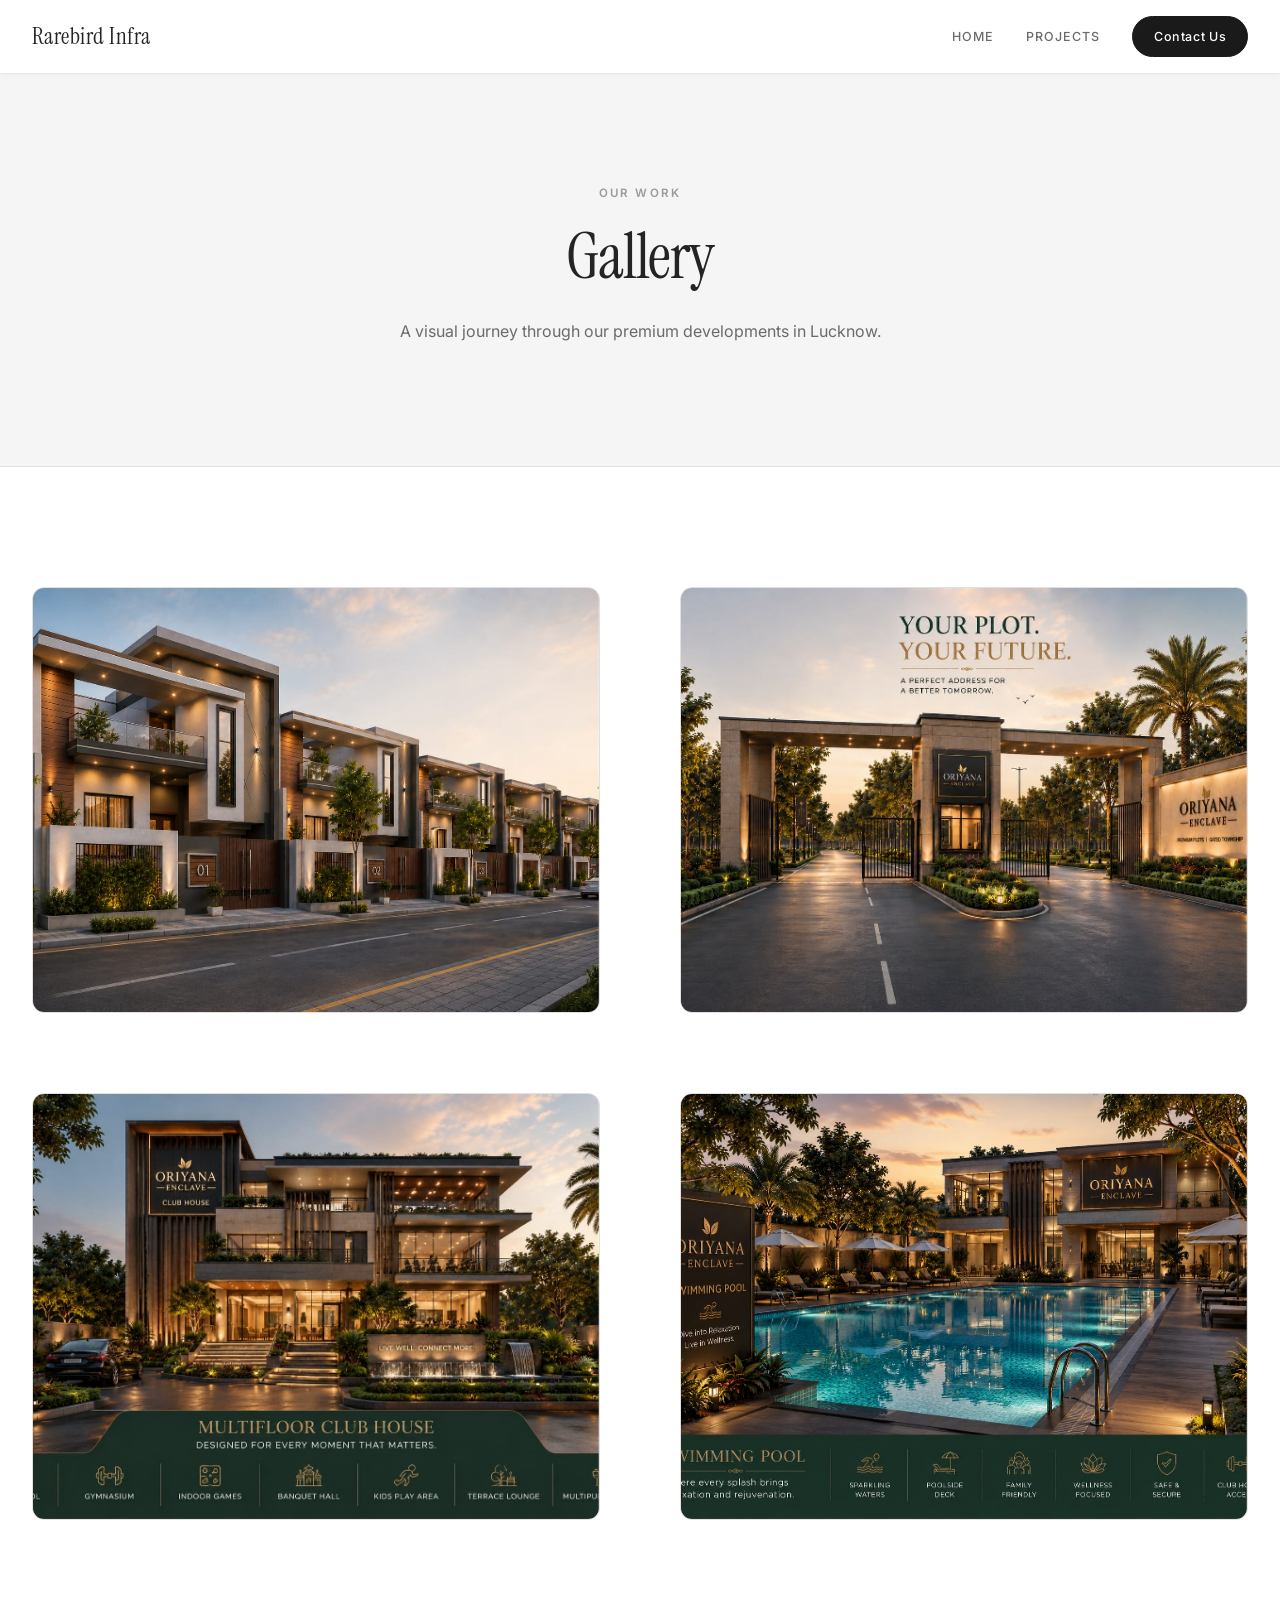
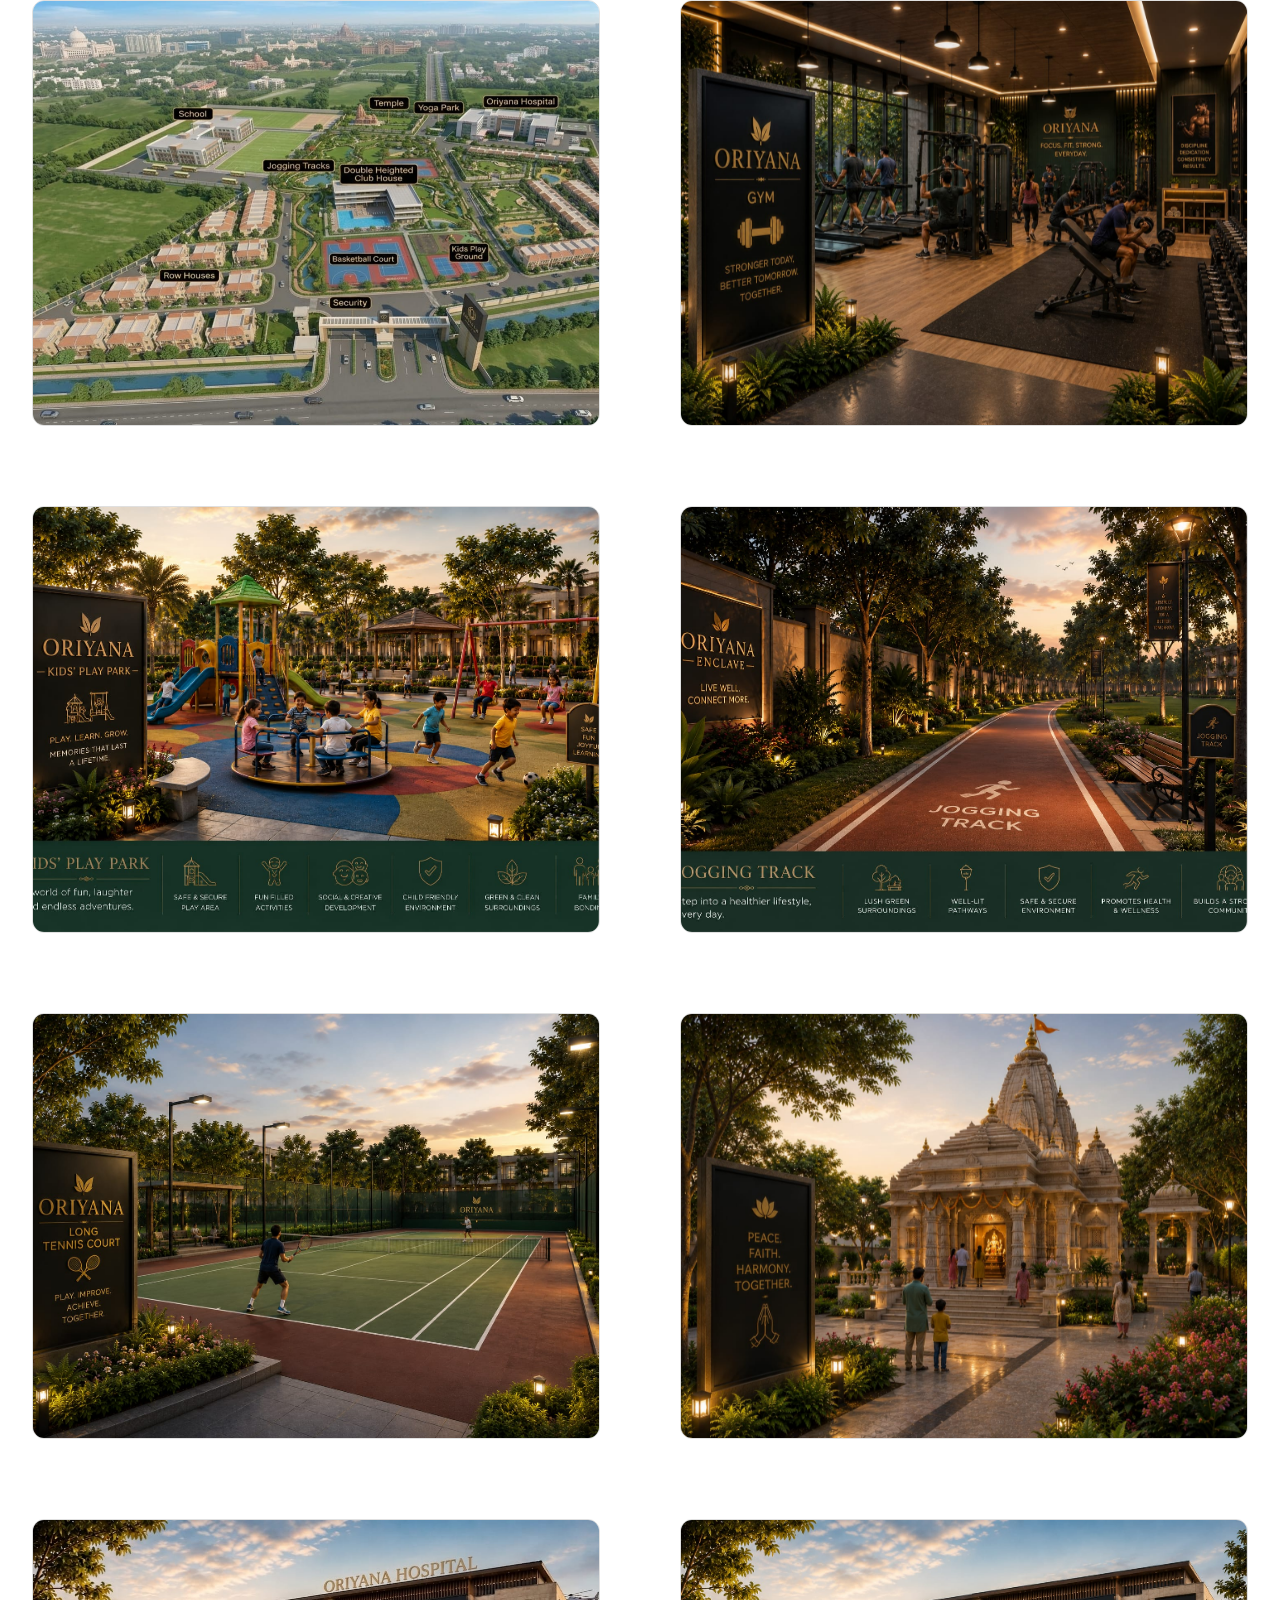
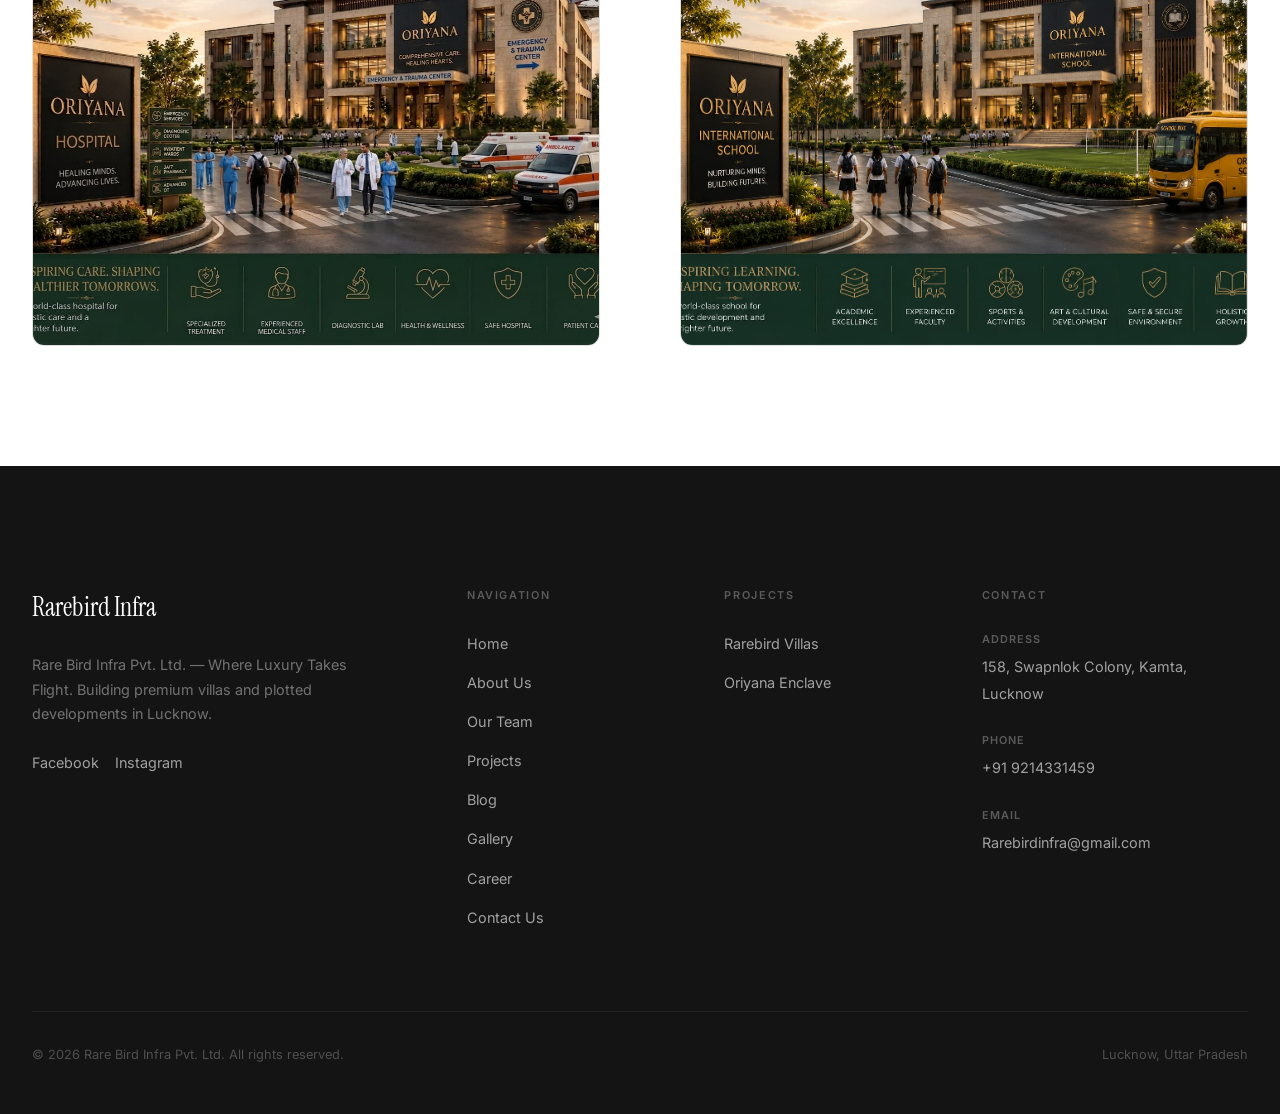
<file: gallery.html>
<!DOCTYPE html>
<html lang="en">
<head>
  <meta charset="UTF-8" />
  <meta name="viewport" content="width=device-width, initial-scale=1.0" />
  <title>Gallery — Rare Bird Infra Pvt. Ltd.</title>
  <meta name="description" content="Explore the gallery of Rare Bird Infra Pvt. Ltd. — premium villa and plotted development projects across Lucknow." />
  <link rel="stylesheet" href="css/styles.css" />
</head>
<body>

  <!-- ===== NAVBAR ===== -->
  <nav class="navbar navbar--solid" id="navbar" aria-label="Main navigation">
    <a href="index.html" class="navbar__logo">Rarebird Infra</a>
    <div class="navbar__links">
      <a href="index.html" class="navbar__link">Home</a>
      <a href="index.html#projects" class="navbar__link">Projects</a>
      <a href="index.html#contact" class="navbar__cta">Contact Us</a>
    </div>
    <button class="navbar__hamburger" id="hamburger" aria-label="Open menu">
      <span></span><span></span><span></span>
    </button>
  </nav>

  <!-- Mobile Nav -->
  <div class="mobile-nav" id="mobile-nav" role="dialog" aria-label="Mobile navigation">
    <button class="mobile-nav__close" id="mobile-close" aria-label="Close menu">✕</button>
    <a href="index.html" class="mobile-nav__link">Home</a>
    <a href="index.html#projects" class="mobile-nav__link">Projects</a>
    <a href="index.html#contact" class="mobile-nav__link">Contact Us</a>
  </div>

  <main>

    <!-- ===== PAGE HEADER ===== -->
    <div class="page-header">
      <span class="page-header__label">Our Work</span>
      <h1 class="page-header__title">Gallery</h1>
      <p class="page-header__desc">A visual journey through our premium developments in Lucknow.</p>
    </div>

    <!-- ===== GALLERY GRID ===== -->
    <section class="section section--white" aria-label="Gallery images">
      <div class="container">
        <div class="gallery-page__grid">
          <div class="gallery-page__item fade-in">
            <img src="./assets/images/Rarebird Villas/main.jpg" alt="Rarebird Villas Exterior" loading="lazy" />
          </div>
          <div class="gallery-page__item fade-in delay-1">
            <img src="./assets/images/Oriyana Enclave/Main.jpg" alt="Oriyana Enclave Gated Township" loading="lazy" />
          </div>
          <div class="gallery-page__item fade-in delay-2">
            <img src="./assets/images/Oriyana Enclave/ClubHouse.jpg" alt="Oriyana Enclave Clubhouse" loading="lazy" />
          </div>
          <div class="gallery-page__item fade-in">
            <img src="./assets/images/Oriyana Enclave/SwimmingPool.jpg" alt="Oriyana Enclave Swimming Pool" loading="lazy" />
          </div>
          <div class="gallery-page__item fade-in delay-1">
            <img src="./assets/images/Oriyana Enclave/Layout1.jpg" alt="Oriyana Enclave Layout Plan" loading="lazy" />
          </div>
          <div class="gallery-page__item fade-in delay-2">
            <img src="./assets/images/Oriyana Enclave/Gym.jpg" alt="Oriyana Enclave Gymnasium" loading="lazy" />
          </div>
          <div class="gallery-page__item fade-in">
            <img src="./assets/images/Oriyana Enclave/KidsPark.jpg" alt="Oriyana Enclave Kids Park" loading="lazy" />
          </div>
          <div class="gallery-page__item fade-in delay-1">
            <img src="./assets/images/Oriyana Enclave/JoggingTrack.jpg" alt="Oriyana Enclave Jogging Track" loading="lazy" />
          </div>
          <div class="gallery-page__item fade-in delay-2">
            <img src="./assets/images/Oriyana Enclave/TennisCourt.jpg" alt="Oriyana Enclave Tennis Court" loading="lazy" />
          </div>
          <div class="gallery-page__item fade-in">
            <img src="./assets/images/Oriyana Enclave/Temple.jpg" alt="Oriyana Enclave Temple" loading="lazy" />
          </div>
          <div class="gallery-page__item fade-in delay-1">
            <img src="./assets/images/Oriyana Enclave/Hospital.jpg" alt="Oriyana Enclave Nearby Hospital" loading="lazy" />
          </div>
          <div class="gallery-page__item fade-in delay-2">
            <img src="./assets/images/Oriyana Enclave/School.jpg" alt="Oriyana Enclave Nearby School" loading="lazy" />
          </div>
        </div>
      </div>
    </section>

  </main>

  <!-- ===== FOOTER ===== -->
  <footer class="footer" aria-label="Site footer">
    <div class="container">
      <div class="footer__grid">
        <div>
          <span class="footer__logo">Rarebird Infra</span>
          <p class="footer__tagline">Rare Bird Infra Pvt. Ltd. — Where Luxury Takes Flight. Building premium villas and plotted developments in Lucknow.</p>
          <div class="footer__socials" style="margin-top: 1.5rem; display: flex; gap: 1rem;">
            <a href="https://www.facebook.com/profile.php?id=61589651843627" target="_blank" class="footer__link">Facebook</a>
            <a href="https://www.instagram.com/rarebirdinfra01/" target="_blank" class="footer__link">Instagram</a>
          </div>
        </div>
        <div>
          <p class="footer__col-heading">Navigation</p>
          <ul class="footer__links">
            <li><a href="index.html" class="footer__link">Home</a></li>
            <li><a href="index.html#about" class="footer__link">About Us</a></li>
            <li><a href="index.html#our-team" class="footer__link">Our Team</a></li>
            <li><a href="index.html#projects" class="footer__link">Projects</a></li>
            <li><a href="blog.html" class="footer__link">Blog</a></li>
            <li><a href="gallery.html" class="footer__link">Gallery</a></li>
            <li><a href="index.html#career" class="footer__link">Career</a></li>
            <li><a href="index.html#contact" class="footer__link">Contact Us</a></li>
          </ul>
        </div>
        <div>
          <p class="footer__col-heading">Projects</p>
          <ul class="footer__links">
            <li><a href="project-rarebird-villas.html" class="footer__link">Rarebird Villas</a></li>
            <li><a href="project-oriyana-enclave.html" class="footer__link">Oriyana Enclave</a></li>
          </ul>
        </div>
        <div>
          <p class="footer__col-heading">Contact</p>
          <div class="footer__contact-item">
            <span class="footer__contact-label">Address</span>
            <span class="footer__contact-value">158, Swapnlok Colony, Kamta, Lucknow</span>
          </div>
          <div class="footer__contact-item">
            <span class="footer__contact-label">Phone</span>
            <span class="footer__contact-value">+91 9214331459</span>
          </div>
          <div class="footer__contact-item">
            <span class="footer__contact-label">Email</span>
            <span class="footer__contact-value">Rarebirdinfra@gmail.com</span>
          </div>
        </div>
      </div>
      <div class="footer__bottom">
        <span class="footer__copyright">© 2026 Rare Bird Infra Pvt. Ltd. All rights reserved.</span>
        <span class="footer__copyright">Lucknow, Uttar Pradesh</span>
      </div>
    </div>
  </footer>

  <script src="js/main.js" defer></script>
</body>
</html>
</file>
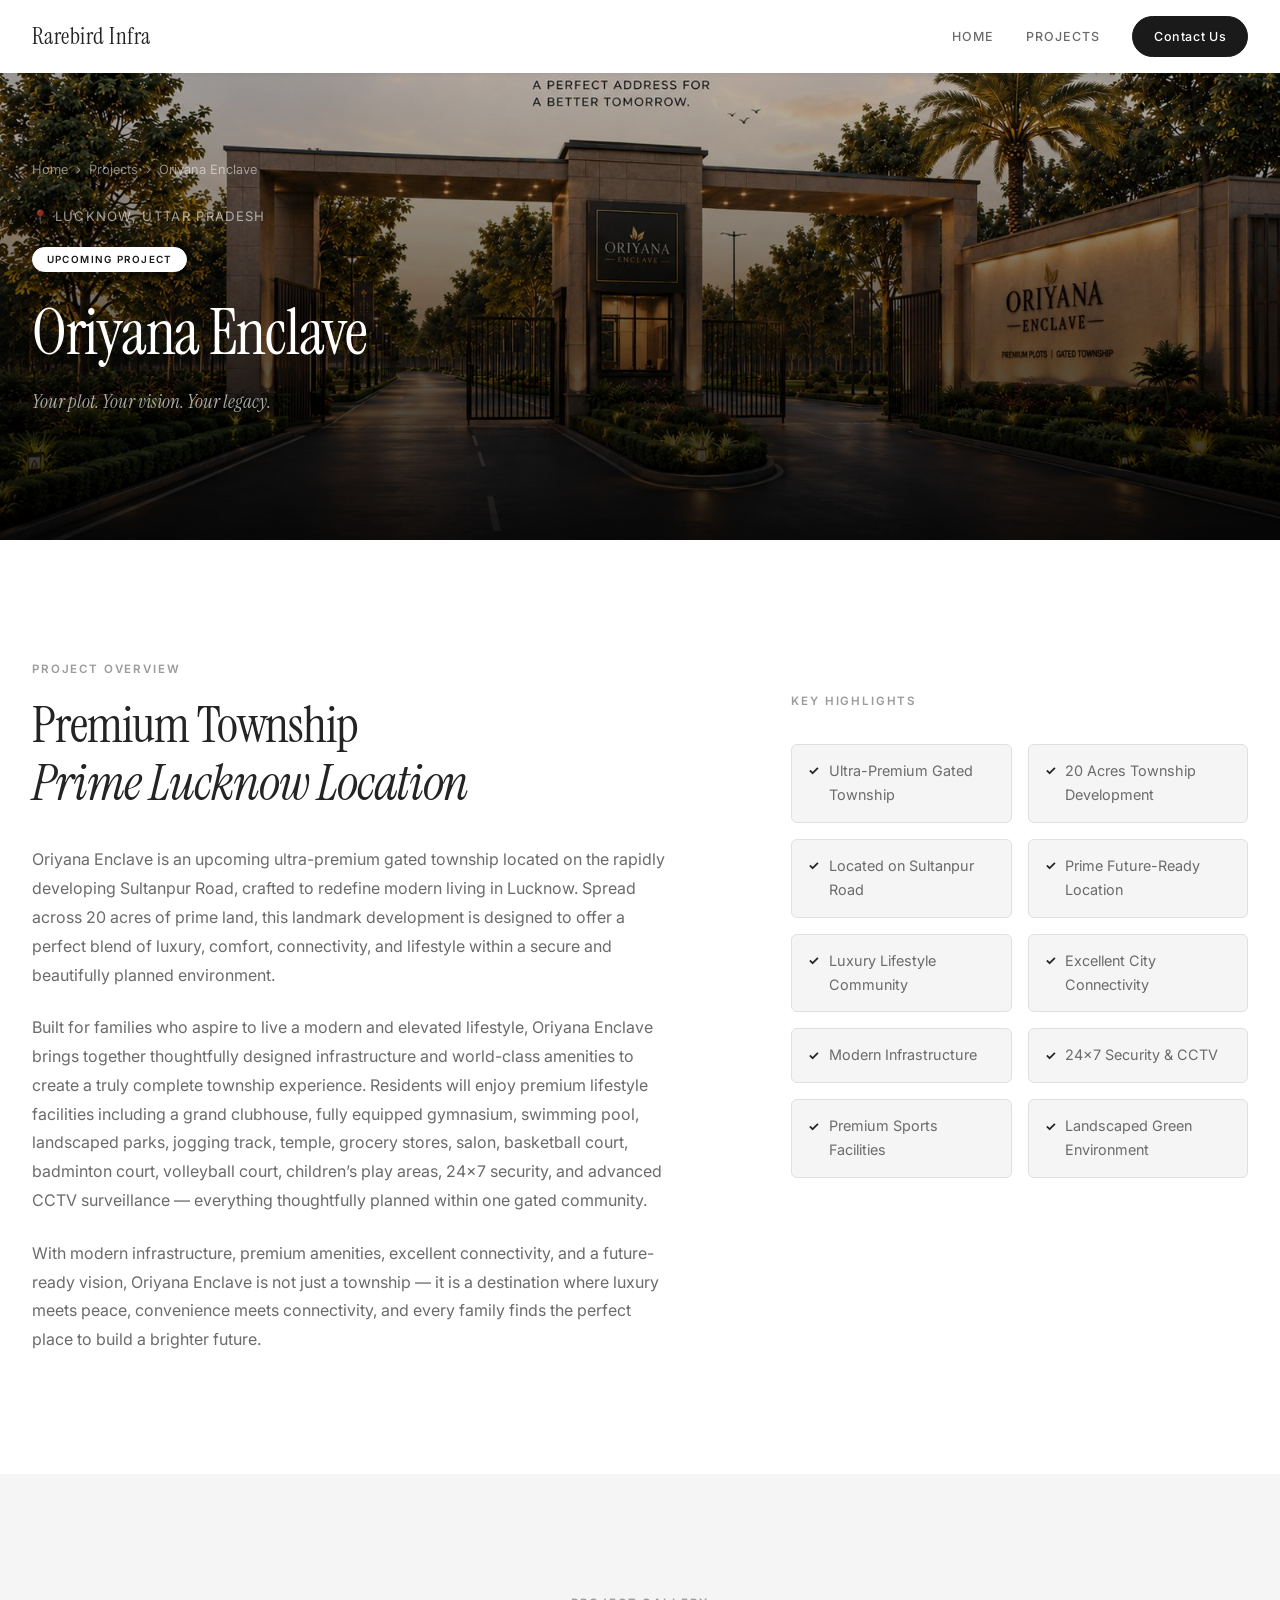
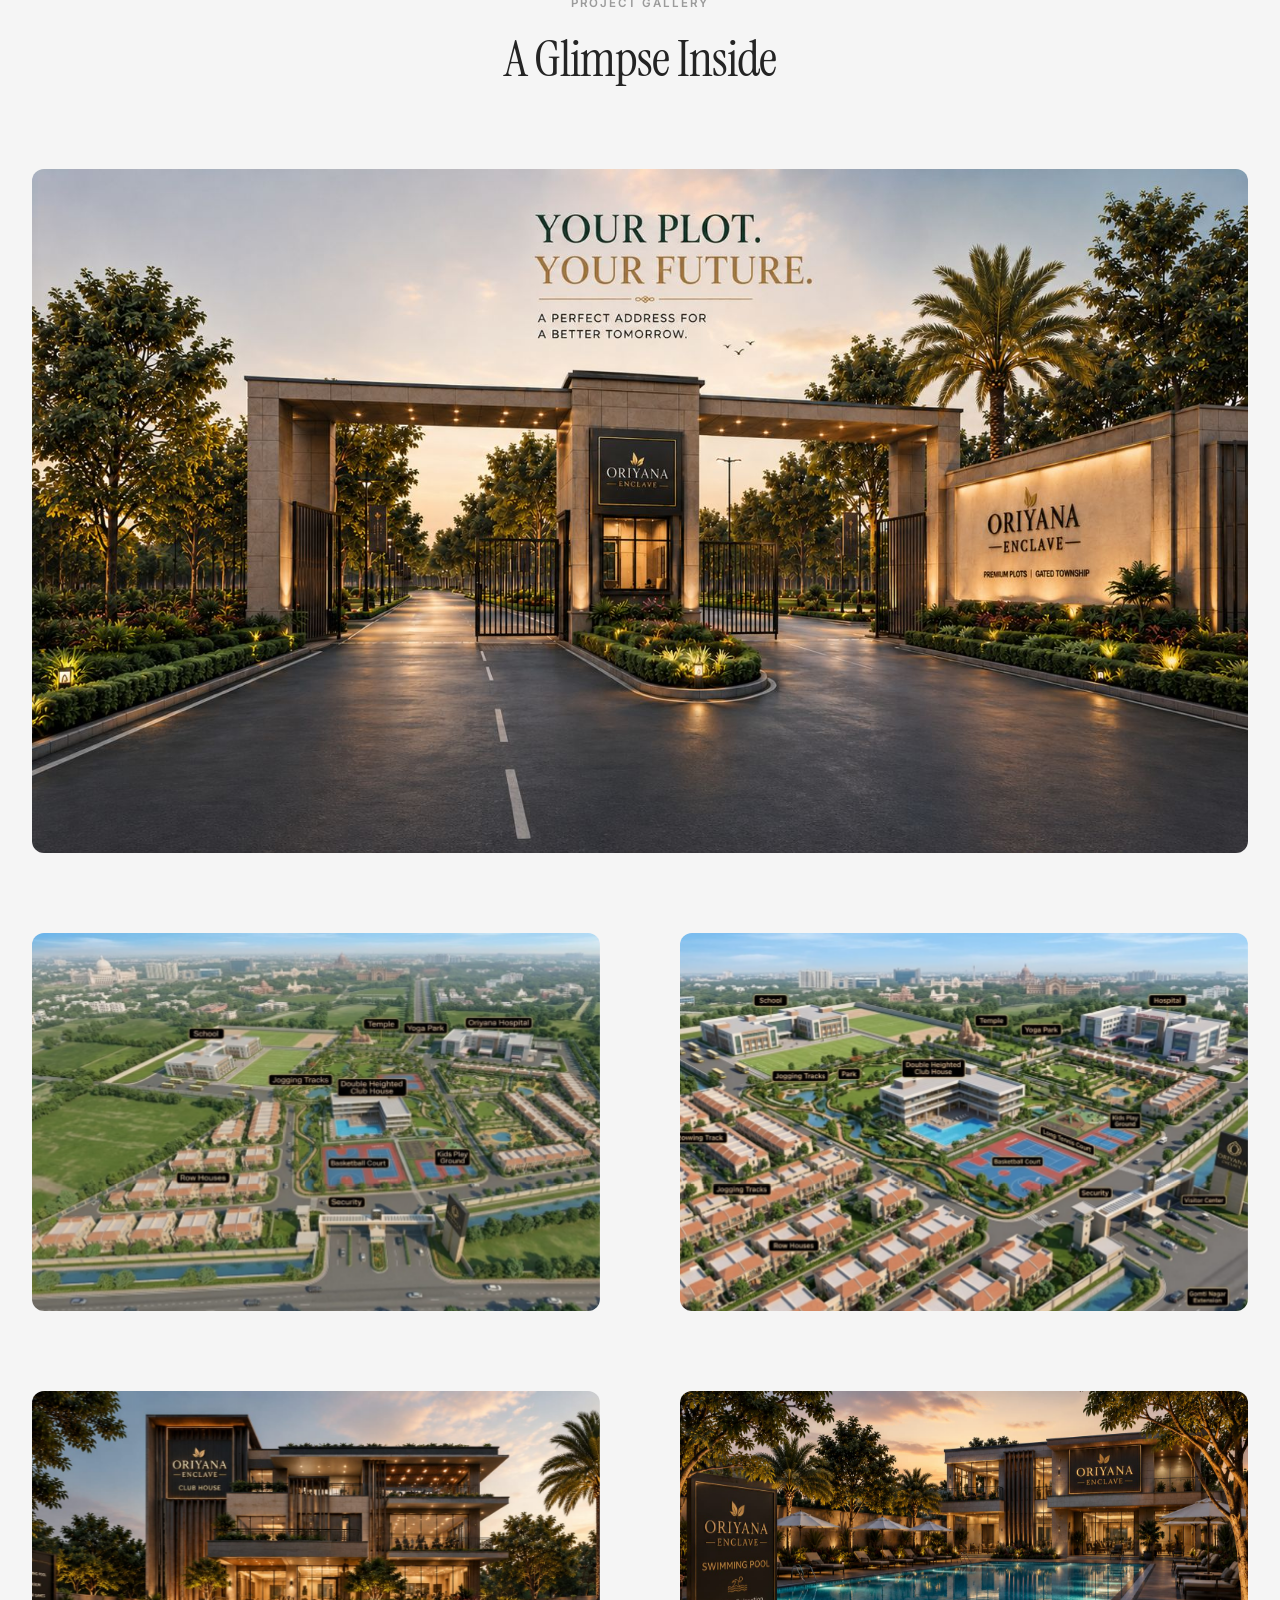
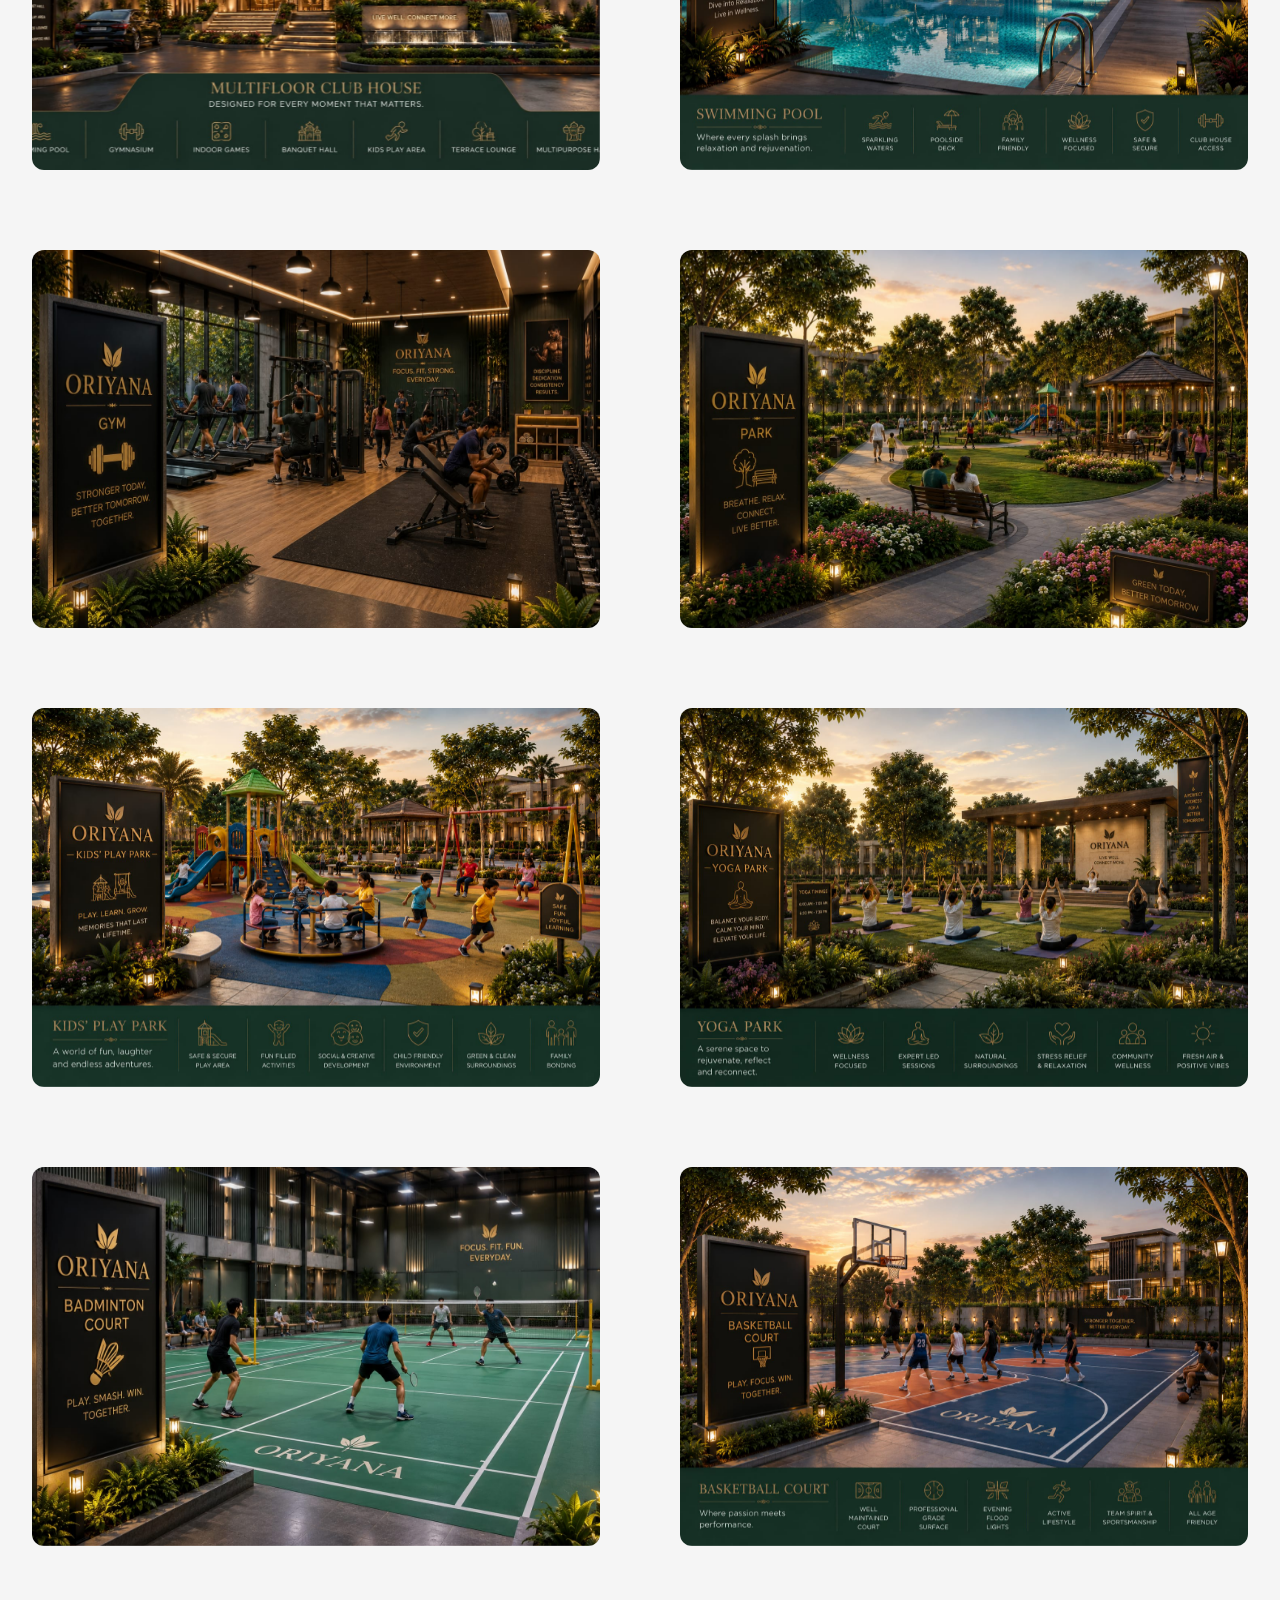
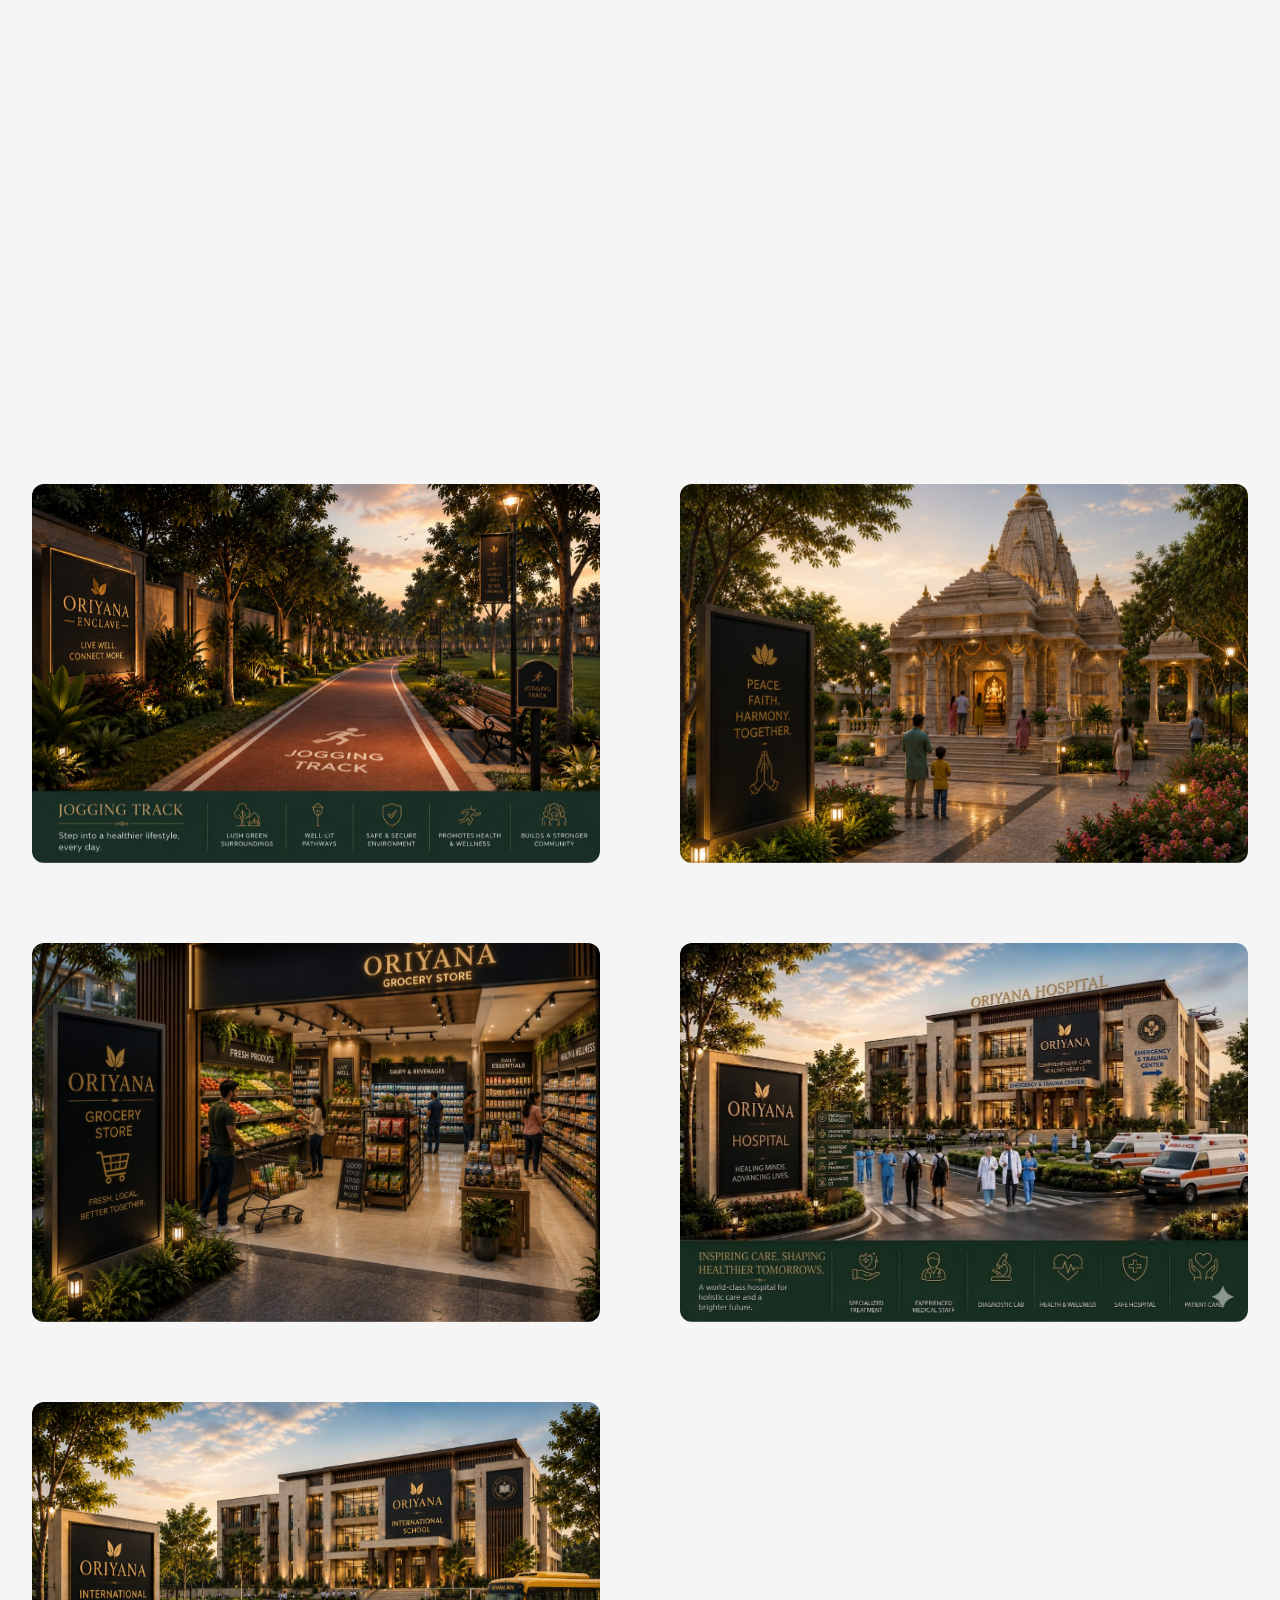
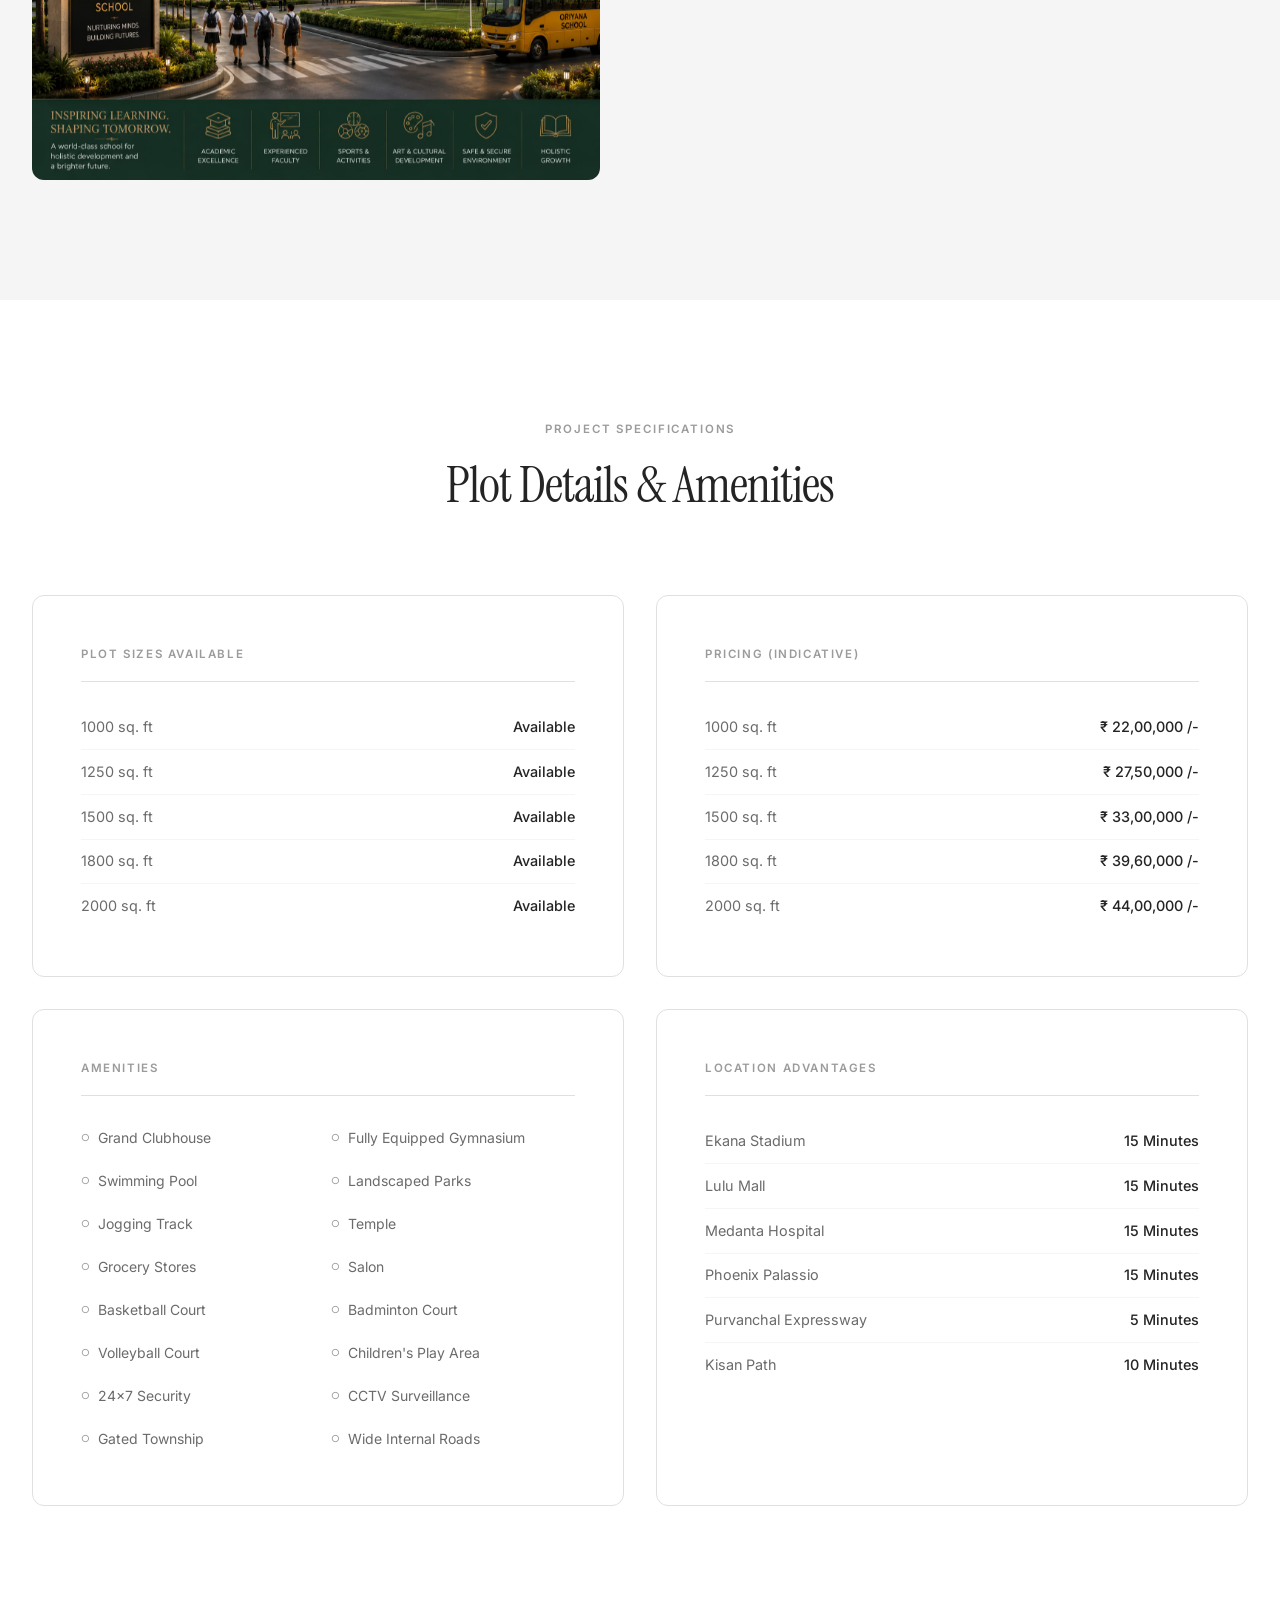
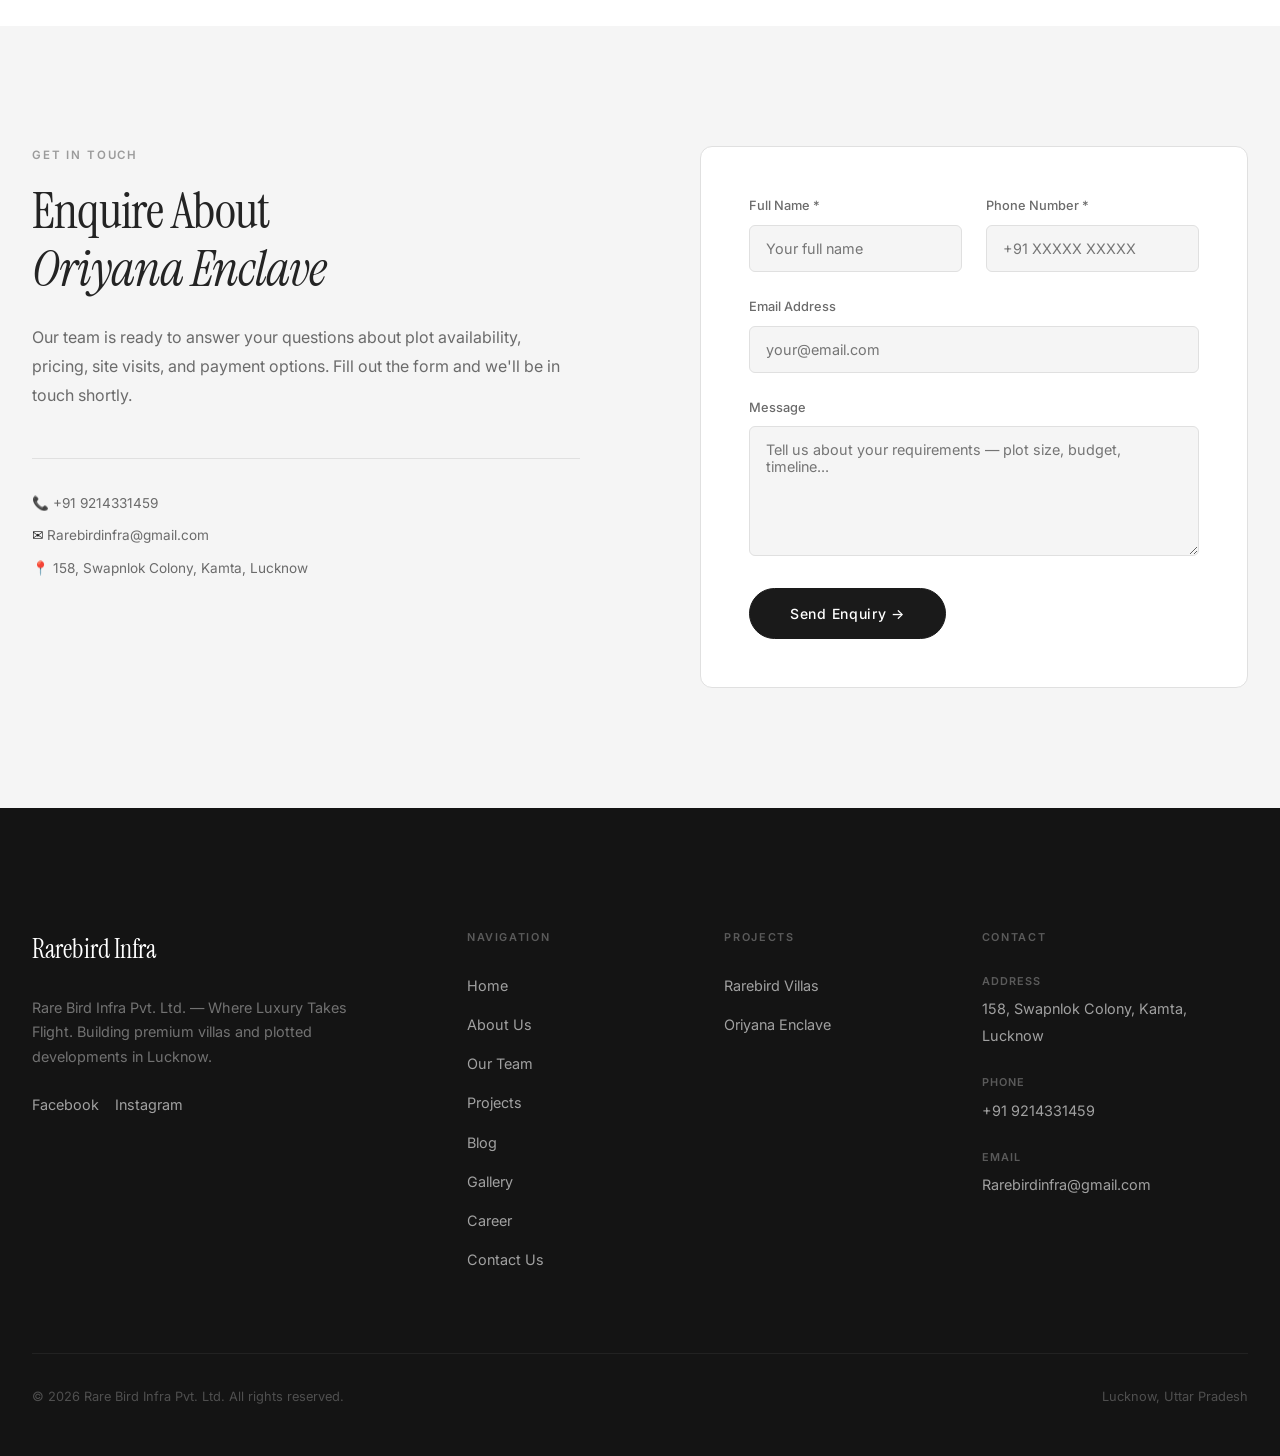
<file: project-oriyana-enclave.html>
<!DOCTYPE html>
<html lang="en">

<head>
  <meta charset="UTF-8" />
  <meta name="viewport" content="width=device-width, initial-scale=1.0" />
  <title>Oriyana Enclave — Premium Plotted Development in Lucknow | Rare Bird Infra Pvt. Ltd.</title>
  <meta name="description"
    content="Oriyana Enclave is a premium plotted development in Lucknow by Rare Bird Infra Pvt. Ltd. — gated community with modern infrastructure and excellent connectivity." />
  <link rel="stylesheet" href="css/styles.css" />
</head>

<body>

  <!-- ===== NAVBAR ===== -->
  <nav class="navbar navbar--solid" id="navbar" aria-label="Main navigation">
    <a href="index.html" class="navbar__logo">Rarebird Infra</a>
    <div class="navbar__links">
      <a href="index.html" class="navbar__link">Home</a>
      <a href="index.html#projects" class="navbar__link">Projects</a>
      <a href="index.html#contact" class="navbar__cta">Contact Us</a>
    </div>
    <button class="navbar__hamburger" id="hamburger" aria-label="Open menu">
      <span></span><span></span><span></span>
    </button>
  </nav>

  <!-- Mobile Nav -->
  <div class="mobile-nav" id="mobile-nav" role="dialog" aria-label="Mobile navigation">
    <button class="mobile-nav__close" id="mobile-close" aria-label="Close menu">✕</button>
    <a href="index.html" class="mobile-nav__link">Home</a>
    <a href="index.html#projects" class="mobile-nav__link">Projects</a>
    <a href="index.html#contact" class="mobile-nav__link">Contact Us</a>
  </div>

  <main>

    <!-- ===== PAGE HERO ===== -->
    <section class="page-hero" aria-label="Oriyana Enclave hero">
      <div class="page-hero__bg" style="background-image: url('./assets/images/Oriyana Enclave/Main.jpg');"></div>
      <div class="page-hero__overlay"></div>
      <div class="page-hero__content">
        <div class="page-hero__breadcrumb">
          <a href="index.html">Home</a>
          <span>›</span>
          <a href="index.html#projects">Projects</a>
          <span>›</span>
          <span>Oriyana Enclave</span>
        </div>
        <span class="page-hero__location">📍 Lucknow, Uttar Pradesh</span>
        <span class="status-badge status-badge--solid-light" style="margin-bottom: 1.5rem;">Upcoming Project</span>
        <h1 class="page-hero__title">Oriyana Enclave</h1>
        <p class="page-hero__tagline">Your plot. Your vision. Your legacy.</p>
      </div>
    </section>

    <!-- ===== OVERVIEW ===== -->
    <section class="section section--white" id="overview" aria-label="Project overview">
      <div class="container">
        <div class="township-overview__grid">
          <div class="township-overview__desc fade-in">
            <span class="section-label">Project Overview</span>
            <h2 style="margin-bottom:var(--space-lg);">Premium Township<br><em class="serif-italic">Prime Lucknow
                Location</em></h2>
            <p>Oriyana Enclave is an upcoming ultra-premium gated township located on the rapidly developing Sultanpur
              Road, crafted to redefine modern living in Lucknow. Spread across 20 acres of prime land, this landmark
              development is designed to offer a perfect blend of luxury, comfort, connectivity, and lifestyle within a
              secure and beautifully planned environment.</p>
            <p>Built for families who aspire to live a modern and elevated lifestyle, Oriyana Enclave brings together
              thoughtfully designed infrastructure and world-class amenities to create a truly complete township
              experience. Residents will enjoy premium lifestyle facilities including a grand clubhouse, fully equipped
              gymnasium, swimming pool, landscaped parks, jogging track, temple, grocery stores, salon, basketball
              court, badminton court, volleyball court, children&rsquo;s play areas, 24&times;7 security, and advanced
              CCTV surveillance &mdash; everything thoughtfully planned within one gated community.</p>
            <p>With modern infrastructure, premium amenities, excellent connectivity, and a future-ready vision, Oriyana
              Enclave is not just a township &mdash; it is a destination where luxury meets peace, convenience meets
              connectivity, and every family finds the perfect place to build a brighter future.</p>
          </div>
          <div class="fade-in delay-2" style="padding-top: var(--space-lg);">
            <span class="section-label">Key Highlights</span>
            <ul class="highlights">
              <li>Ultra-Premium Gated Township</li>
              <li>20 Acres Township Development</li>
              <li>Located on Sultanpur Road</li>
              <li>Prime Future-Ready Location</li>
              <li>Luxury Lifestyle Community</li>
              <li>Excellent City Connectivity</li>
              <li>Modern Infrastructure</li>
              <li>24&times;7 Security &amp; CCTV</li>
              <li>Premium Sports Facilities</li>
              <li>Landscaped Green Environment</li>
            </ul>
          </div>
        </div>
      </div>
    </section>

    <!-- ===== GALLERY ===== -->
    <section class="section" id="gallery-section" aria-label="Project gallery">
      <div class="container">
        <span class="section-label text-center fade-in">Project Gallery</span>
        <h2 class="text-center fade-in" style="margin-bottom:var(--space-2xl);">A Glimpse Inside</h2>
        <div class="gallery__grid">
          <div class="gallery__item gallery__item--wide fade-in">
            <img class="gallery__image" src="./assets/images/Oriyana Enclave/Main.jpg" alt="Oriyana Enclave main view"
              loading="lazy" />
          </div>
          <div class="gallery__item fade-in delay-1">
            <img class="gallery__image" src="./assets/images/Oriyana Enclave/Layout1.jpg" alt="Plot layout 1"
              loading="lazy" />
          </div>
          <div class="gallery__item fade-in delay-2">
            <img class="gallery__image" src="./assets/images/Oriyana Enclave/Layout2.jpg" alt="Plot layout 2"
              loading="lazy" />
          </div>
          <div class="gallery__item fade-in delay-1">
            <img class="gallery__image" src="./assets/images/Oriyana Enclave/ClubHouse.jpg" alt="Clubhouse"
              loading="lazy" />
          </div>
          <div class="gallery__item fade-in delay-2">
            <img class="gallery__image" src="./assets/images/Oriyana Enclave/SwimmingPool.jpg" alt="Swimming Pool"
              loading="lazy" />
          </div>
          <div class="gallery__item fade-in delay-1">
            <img class="gallery__image" src="./assets/images/Oriyana Enclave/Gym.jpg" alt="Gymnasium" loading="lazy" />
          </div>
          <div class="gallery__item fade-in delay-2">
            <img class="gallery__image" src="./assets/images/Oriyana Enclave/Park.jpg" alt="Green Parks"
              loading="lazy" />
          </div>
          <div class="gallery__item fade-in delay-1">
            <img class="gallery__image" src="./assets/images/Oriyana Enclave/KidsPark.jpg" alt="Kids Park"
              loading="lazy" />
          </div>
          <div class="gallery__item fade-in delay-2">
            <img class="gallery__image" src="./assets/images/Oriyana Enclave/YogaPark.jpg" alt="Yoga Park"
              loading="lazy" />
          </div>
          <div class="gallery__item fade-in delay-1">
            <img class="gallery__image" src="./assets/images/Oriyana Enclave/BadmintonCourt.jpg" alt="Badminton Court"
              loading="lazy" />
          </div>
          <div class="gallery__item fade-in delay-2">
            <img class="gallery__image" src="./assets/images/Oriyana Enclave/BasketBallCourt.jpg" alt="Basketball Court"
              loading="lazy" />
          </div>
          <div class="gallery__item fade-in delay-1">
            <img class="gallery__image" src="./assets/images/Oriyana Enclave/TennisCourt.jpg" alt="Tennis Court"
              loading="lazy" />
          </div>
          <div class="gallery__item fade-in delay-2">
            <img class="gallery__image" src="./assets/images/Oriyana Enclave/VolleyBallCourt.jpg" alt="Volleyball Court"
              loading="lazy" />
          </div>
          <div class="gallery__item fade-in delay-1">
            <img class="gallery__image" src="./assets/images/Oriyana Enclave/JoggingTrack.jpg" alt="Jogging Track"
              loading="lazy" />
          </div>
          <div class="gallery__item fade-in delay-2">
            <img class="gallery__image" src="./assets/images/Oriyana Enclave/Temple.jpg" alt="Temple" loading="lazy" />
          </div>
          <div class="gallery__item fade-in delay-1">
            <img class="gallery__image" src="./assets/images/Oriyana Enclave/GroceryStore.jpg" alt="Grocery Store"
              loading="lazy" />
          </div>
          <div class="gallery__item fade-in delay-2">
            <img class="gallery__image" src="./assets/images/Oriyana Enclave/Hospital.jpg" alt="Hospital"
              loading="lazy" />
          </div>
          <div class="gallery__item fade-in delay-1">
            <img class="gallery__image" src="./assets/images/Oriyana Enclave/School.jpg" alt="School" loading="lazy" />
          </div>
        </div>
      </div>
    </section>

    <!-- ===== PROJECT DETAILS ===== -->
    <section class="section section--white" id="details" aria-label="Project details">
      <div class="container">
        <span class="section-label text-center fade-in">Project Specifications</span>
        <h2 class="text-center fade-in" style="margin-bottom:var(--space-2xl);">Plot Details &amp; Amenities</h2>
        <div class="project-details__grid">
          <!-- Card 1: Plot Sizes -->
          <div class="detail-card fade-in delay-1">
            <p class="detail-card__heading">Plot Sizes Available</p>
            <ul class="detail-list">
              <li><span>1000 sq. ft</span><strong>Available</strong></li>
              <li><span>1250 sq. ft</span><strong>Available</strong></li>
              <li><span>1500 sq. ft</span><strong>Available</strong></li>
              <li><span>1800 sq. ft</span><strong>Available</strong></li>
              <li><span>2000 sq. ft</span><strong>Available</strong></li>
            </ul>
          </div>

          <!-- Card 2: Pricing -->
          <div class="detail-card fade-in delay-2">
            <p class="detail-card__heading">Pricing (Indicative)</p>
            <ul class="detail-list">
              <li><span>1000 sq. ft</span><strong>₹ 22,00,000 /-</strong></li>
              <li><span>1250 sq. ft</span><strong>₹ 27,50,000 /-</strong></li>
              <li><span>1500 sq. ft</span><strong>₹ 33,00,000 /-</strong></li>
              <li><span>1800 sq. ft</span><strong>₹ 39,60,000 /-</strong></li>
              <li><span>2000 sq. ft</span><strong>₹ 44,00,000 /-</strong></li>
            </ul>
          </div>

          <!-- Card 3: Amenities -->
          <div class="detail-card fade-in delay-3">
            <p class="detail-card__heading">Amenities</p>
            <div class="amenity-grid">
              <span class="amenity-item">Grand Clubhouse</span>
              <span class="amenity-item">Fully Equipped Gymnasium</span>
              <span class="amenity-item">Swimming Pool</span>
              <span class="amenity-item">Landscaped Parks</span>
              <span class="amenity-item">Jogging Track</span>
              <span class="amenity-item">Temple</span>
              <span class="amenity-item">Grocery Stores</span>
              <span class="amenity-item">Salon</span>
              <span class="amenity-item">Basketball Court</span>
              <span class="amenity-item">Badminton Court</span>
              <span class="amenity-item">Volleyball Court</span>
              <span class="amenity-item">Children's Play Area</span>
              <span class="amenity-item">24&times;7 Security</span>
              <span class="amenity-item">CCTV Surveillance</span>
              <span class="amenity-item">Gated Township</span>
              <span class="amenity-item">Wide Internal Roads</span>
            </div>
          </div>

          <!-- Card 4: Location Advantages -->
          <div class="detail-card fade-in delay-4">
            <p class="detail-card__heading">Location Advantages</p>
            <ul class="detail-list">
              <li><span>Ekana Stadium</span><strong>15 Minutes</strong></li>
              <li><span>Lulu Mall</span><strong>15 Minutes</strong></li>
              <li><span>Medanta Hospital</span><strong>15 Minutes</strong></li>
              <li><span>Phoenix Palassio</span><strong>15 Minutes</strong></li>
              <li><span>Purvanchal Expressway</span><strong>5 Minutes</strong></li>
              <li><span>Kisan Path</span><strong>10 Minutes</strong></li>
            </ul>
          </div>
        </div>
      </div>
    </section>

    <!-- ===== ENQUIRY FORM ===== -->
    <section class="section" id="enquiry" aria-label="Enquiry form">
      <div class="container">
        <div class="enquiry__grid">
          <div class="enquiry__left fade-in">
            <span class="section-label">Get in Touch</span>
            <h2>Enquire About<br><em class="serif-italic">Oriyana Enclave</em></h2>
            <p>Our team is ready to answer your questions about plot availability, pricing, site visits, and payment
              options. Fill out the form and we'll be in touch shortly.</p>
            <div style="border-top:1px solid var(--color-border); padding-top:var(--space-lg);">
              <p style="font-size:0.85rem; margin-bottom:0.5rem;"><strong
                  style="color:var(--color-text-primary);">📞</strong> +91 9214331459</p>
              <p style="font-size:0.85rem; margin-bottom:0.5rem;"><strong
                  style="color:var(--color-text-primary);">✉️</strong> Rarebirdinfra@gmail.com</p>
              <p style="font-size:0.85rem;"><strong style="color:var(--color-text-primary);">📍</strong> 158, Swapnlok
                Colony, Kamta, Lucknow</p>
            </div>
          </div>
          <div class="fade-in delay-2"
            style="background:var(--color-surface); padding:var(--space-xl); border-radius:var(--radius-md); border:1px solid var(--color-border);">
            <form class="enquiry-form" id="enclave-enquiry-form" novalidate>
              <div class="form-content">
                <div class="form form__row">
                  <div class="form__group">
                    <label class="form__label" for="e-name">Full Name *</label>
                    <input class="form__input" type="text" id="e-name" name="name" placeholder="Your full name"
                      required />
                  </div>
                  <div class="form__group">
                    <label class="form__label" for="e-phone">Phone Number *</label>
                    <input class="form__input" type="tel" id="e-phone" name="phone" placeholder="+91 XXXXX XXXXX"
                      required />
                  </div>
                </div>
                <div class="form__group" style="margin-top:var(--space-md);">
                  <label class="form__label" for="e-email">Email Address</label>
                  <input class="form__input" type="email" id="e-email" name="email" placeholder="your@email.com" />
                </div>
                <div class="form__group" style="margin-top:var(--space-md);">
                  <label class="form__label" for="e-message">Message</label>
                  <textarea class="form__textarea" id="e-message" name="message"
                    placeholder="Tell us about your requirements — plot size, budget, timeline..."></textarea>
                </div>
                <div style="margin-top:var(--space-lg);">
                  <button type="submit" class="form__submit">Send Enquiry →</button>
                </div>
              </div>
              <div class="form__success" aria-live="polite">
                <div class="form__success-icon">✓</div>
                <h3 class="form__success-title">Thank You!</h3>
                <p class="form__success-text">Your enquiry has been received. Our team will contact you within 24 hours
                  to discuss Oriyana Enclave.</p>
              </div>
            </form>
          </div>
        </div>
      </div>
    </section>

  </main>

  <!-- ===== FOOTER ===== -->
  <footer class="footer" aria-label="Site footer">
    <div class="container">
      <div class="footer__grid">
        <div>
          <span class="footer__logo">Rarebird Infra</span>
          <p class="footer__tagline">Rare Bird Infra Pvt. Ltd. — Where Luxury Takes Flight. Building premium villas and
            plotted developments in Lucknow.</p>
          <div class="footer__socials" style="margin-top: 1.5rem; display: flex; gap: 1rem;">
            <a href="https://www.facebook.com/profile.php?id=61589651843627" target="_blank"
              class="footer__link">Facebook</a>
            <a href="https://www.instagram.com/rarebirdinfra01/" target="_blank" class="footer__link">Instagram</a>
          </div>
        </div>
        <div>
          <p class="footer__col-heading">Navigation</p>
          <ul class="footer__links">
            <li><a href="index.html" class="footer__link">Home</a></li>
            <li><a href="index.html#about" class="footer__link">About Us</a></li>
            <li><a href="index.html#our-team" class="footer__link">Our Team</a></li>
            <li><a href="index.html#projects" class="footer__link">Projects</a></li>
            <li><a href="blog.html" class="footer__link">Blog</a></li>
            <li><a href="gallery.html" class="footer__link">Gallery</a></li>
            <li><a href="index.html#career" class="footer__link">Career</a></li>
            <li><a href="index.html#contact" class="footer__link">Contact Us</a></li>
          </ul>
        </div>
        <div>
          <p class="footer__col-heading">Projects</p>
          <ul class="footer__links">
            <li><a href="project-rarebird-villas.html" class="footer__link">Rarebird Villas</a></li>
            <li><a href="project-oriyana-enclave.html" class="footer__link">Oriyana Enclave</a></li>
          </ul>
        </div>
        <div>
          <p class="footer__col-heading">Contact</p>
          <div class="footer__contact-item">
            <span class="footer__contact-label">Address</span>
            <span class="footer__contact-value">158, Swapnlok Colony, Kamta, Lucknow</span>
          </div>
          <div class="footer__contact-item">
            <span class="footer__contact-label">Phone</span>
            <span class="footer__contact-value">+91 9214331459</span>
          </div>
          <div class="footer__contact-item">
            <span class="footer__contact-label">Email</span>
            <span class="footer__contact-value">Rarebirdinfra@gmail.com</span>
          </div>
        </div>
      </div>
      <div class="footer__bottom">
        <span class="footer__copyright">© 2026 Rare Bird Infra Pvt. Ltd. All rights reserved.</span>
        <span class="footer__copyright">Lucknow, Uttar Pradesh</span>
      </div>
    </div>
  </footer>

  <script src="js/main.js" defer></script>
</body>

</html>
</file>
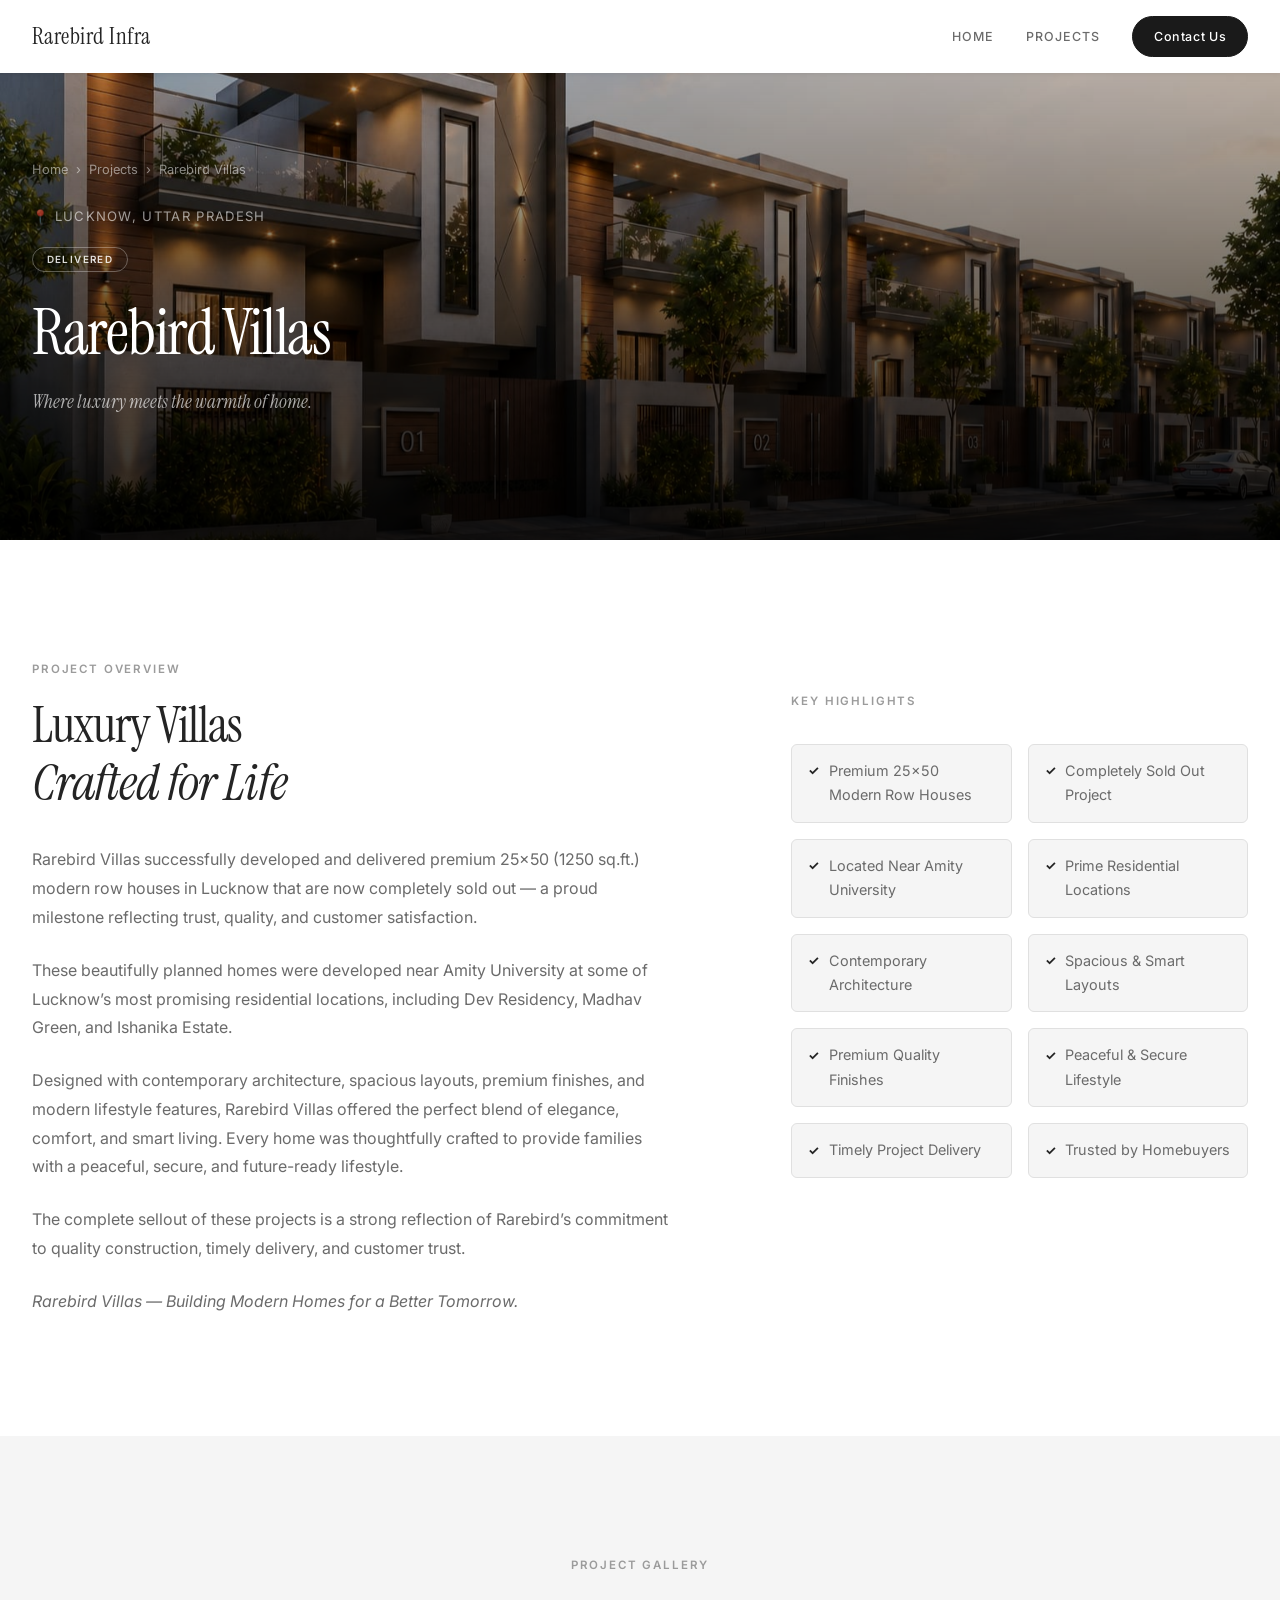
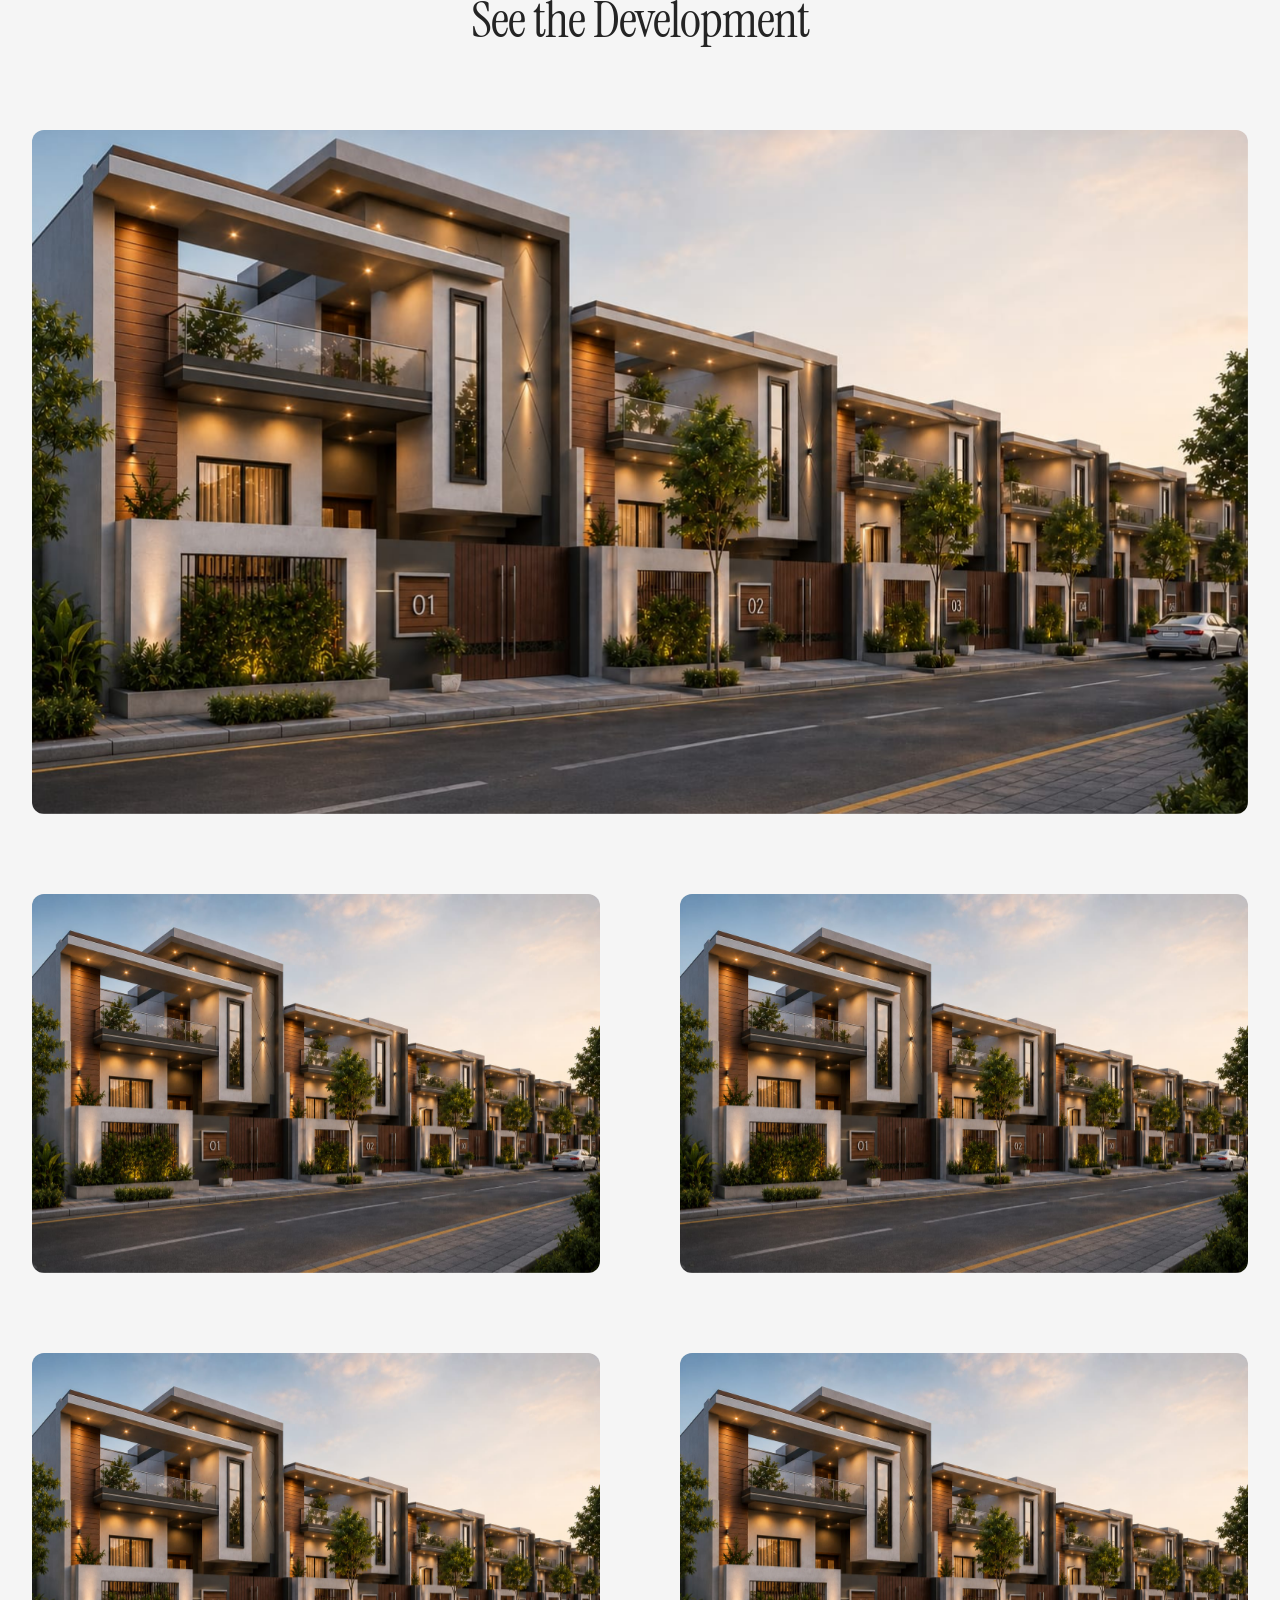
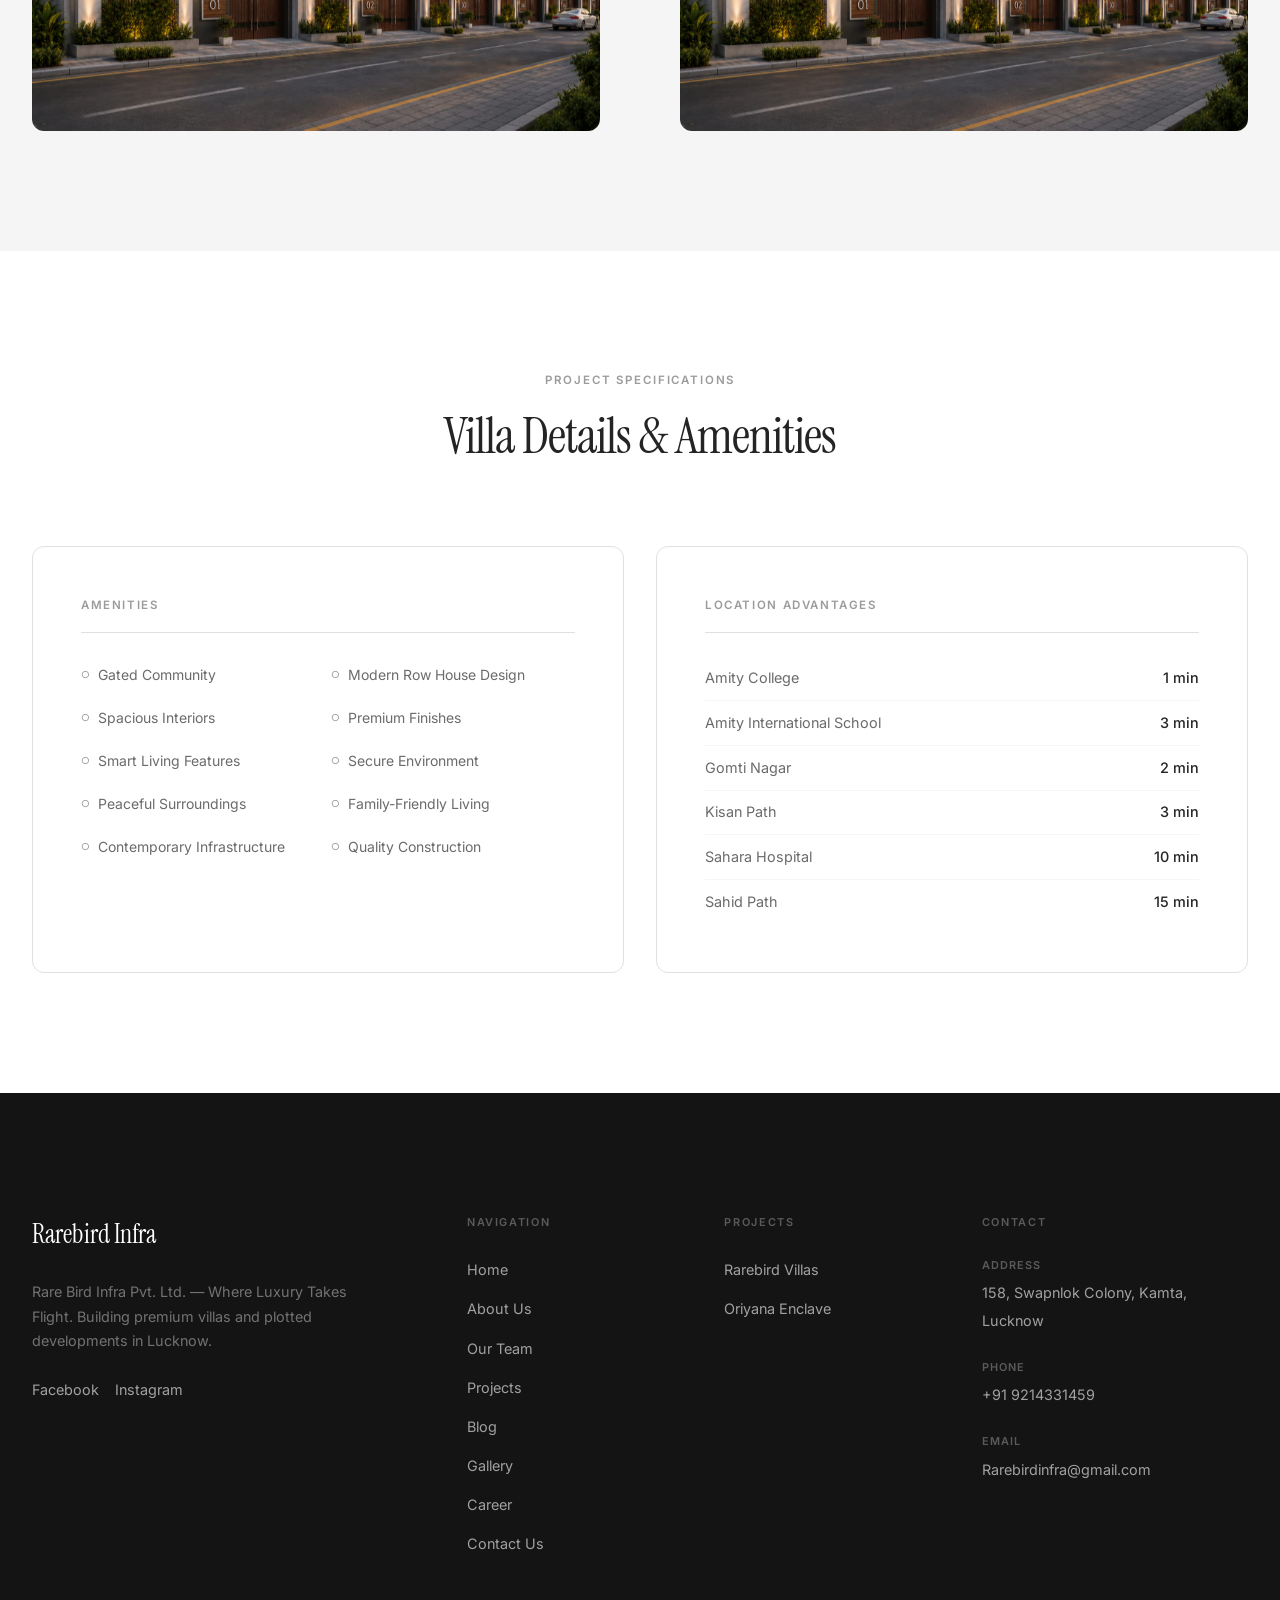
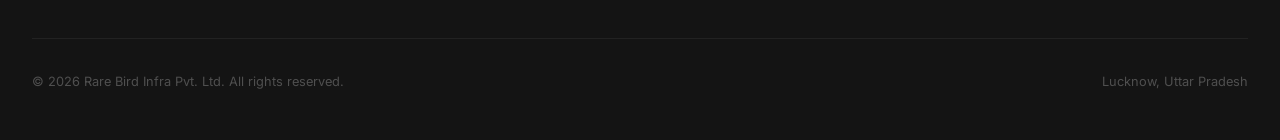
<file: project-rarebird-villas.html>
<!DOCTYPE html>
<html lang="en">

<head>
  <meta charset="UTF-8" />
  <meta name="viewport" content="width=device-width, initial-scale=1.0" />
  <title>Rarebird Villas — Premium Villas in Lucknow | Rare Bird Infra Pvt. Ltd.</title>
  <meta name="description"
    content="Rarebird Villas is a premium villa development in Lucknow by Rare Bird Infra Pvt. Ltd. — luxury homes with modern design, gated security, and world-class amenities." />
  <link rel="stylesheet" href="css/styles.css" />
</head>

<body>

  <!-- ===== NAVBAR ===== -->
  <nav class="navbar navbar--solid" id="navbar" aria-label="Main navigation">
    <a href="index.html" class="navbar__logo">Rarebird Infra</a>
    <div class="navbar__links">
      <a href="index.html" class="navbar__link">Home</a>
      <a href="index.html#projects" class="navbar__link">Projects</a>
      <a href="index.html#contact" class="navbar__cta">Contact Us</a>
    </div>
    <button class="navbar__hamburger" id="hamburger" aria-label="Open menu">
      <span></span><span></span><span></span>
    </button>
  </nav>

  <!-- Mobile Nav -->
  <div class="mobile-nav" id="mobile-nav" role="dialog" aria-label="Mobile navigation">
    <button class="mobile-nav__close" id="mobile-close" aria-label="Close menu">✕</button>
    <a href="index.html" class="mobile-nav__link">Home</a>
    <a href="index.html#projects" class="mobile-nav__link">Projects</a>
    <a href="index.html#contact" class="mobile-nav__link">Contact Us</a>
  </div>

  <main>

    <!-- ===== PAGE HERO ===== -->
    <section class="page-hero" aria-label="Rarebird Villas hero">
      <div class="page-hero__bg" style="background-image: url('./assets/images/Rarebird Villas/main.jpg');"></div>
      <div class="page-hero__overlay"></div>
      <div class="page-hero__content">
        <div class="page-hero__breadcrumb">
          <a href="index.html">Home</a>
          <span>›</span>
          <a href="index.html#projects">Projects</a>
          <span>›</span>
          <span>Rarebird Villas</span>
        </div>
        <span class="page-hero__location">📍 Lucknow, Uttar Pradesh</span>
        <span class="status-badge status-badge--outline-light" style="margin-bottom: 1.5rem;">Delivered</span>
        <h1 class="page-hero__title">Rarebird Villas</h1>
        <p class="page-hero__tagline">Where luxury meets the warmth of home.</p>
      </div>
    </section>

    <!-- ===== OVERVIEW ===== -->
    <section class="section section--white" id="overview" aria-label="Project overview">
      <div class="container">
        <div class="township-overview__grid">
          <div class="township-overview__desc fade-in">
            <span class="section-label">Project Overview</span>
            <h2 style="margin-bottom:var(--space-lg);">Luxury Villas<br><em class="serif-italic">Crafted for Life</em>
            </h2>
            <p>Rarebird Villas successfully developed and delivered premium 25&times;50 (1250 sq.ft.) modern row houses
              in Lucknow that are now completely sold out &mdash; a proud milestone reflecting trust, quality, and
              customer satisfaction.</p>
            <p>These beautifully planned homes were developed near Amity University at some of Lucknow&rsquo;s most
              promising residential locations, including Dev Residency, Madhav Green, and Ishanika Estate.</p>
            <p>Designed with contemporary architecture, spacious layouts, premium finishes, and modern lifestyle
              features, Rarebird Villas offered the perfect blend of elegance, comfort, and smart living. Every home was
              thoughtfully crafted to provide families with a peaceful, secure, and future-ready lifestyle.</p>
            <p>The complete sellout of these projects is a strong reflection of Rarebird&rsquo;s commitment to quality
              construction, timely delivery, and customer trust.</p>
            <p><em>Rarebird Villas &mdash; Building Modern Homes for a Better Tomorrow.</em></p>
          </div>
          <div class="fade-in delay-2" style="padding-top: var(--space-lg);">
            <span class="section-label">Key Highlights</span>
            <ul class="highlights">
              <li>Premium 25&times;50 Modern Row Houses</li>
              <li>Completely Sold Out Project</li>
              <li>Located Near Amity University</li>
              <li>Prime Residential Locations</li>
              <li>Contemporary Architecture</li>
              <li>Spacious &amp; Smart Layouts</li>
              <li>Premium Quality Finishes</li>
              <li>Peaceful &amp; Secure Lifestyle</li>
              <li>Timely Project Delivery</li>
              <li>Trusted by Homebuyers</li>
            </ul>
          </div>
        </div>
      </div>
    </section>

    <!-- ===== GALLERY ===== -->
    <section class="section" id="gallery-section" aria-label="Project gallery">
      <div class="container">
        <span class="section-label text-center fade-in">Project Gallery</span>
        <h2 class="text-center fade-in" style="margin-bottom:var(--space-2xl);">See the Development</h2>
        <div class="gallery__grid">
          <div class="gallery__item gallery__item--wide fade-in">
            <img class="gallery__image" src="./assets/images/Rarebird Villas/main.jpg" alt="Rarebird Villas exterior"
              loading="lazy" />
          </div>
          <div class="gallery__item fade-in delay-1">
            <img class="gallery__image" src="./assets/images/Rarebird Villas/main.jpg" alt="Villa front view"
              loading="lazy" />
          </div>
          <div class="gallery__item fade-in delay-2">
            <img class="gallery__image" src="./assets/images/Rarebird Villas/main.jpg" alt="Villa entrance"
              loading="lazy" />
          </div>
          <div class="gallery__item fade-in delay-1">
            <img class="gallery__image" src="./assets/images/Rarebird Villas/main.jpg" alt="Landscaped garden"
              loading="lazy" />
          </div>
          <div class="gallery__item fade-in delay-2">
            <img class="gallery__image" src="./assets/images/Rarebird Villas/main.jpg" alt="Clubhouse pool"
              loading="lazy" />
          </div>
        </div>
      </div>
    </section>

    <!-- ===== PROJECT DETAILS ===== -->
    <section class="section section--white" id="details" aria-label="Project details">
      <div class="container">
        <span class="section-label text-center fade-in">Project Specifications</span>
        <h2 class="text-center fade-in" style="margin-bottom:var(--space-2xl);">Villa Details &amp; Amenities</h2>
        <div class="project-details__grid">
          <div class="detail-card fade-in delay-2">
            <p class="detail-card__heading">Amenities</p>
            <div class="amenity-grid">
              <span class="amenity-item">Gated Community</span>
              <span class="amenity-item">Modern Row House Design</span>
              <span class="amenity-item">Spacious Interiors</span>
              <span class="amenity-item">Premium Finishes</span>
              <span class="amenity-item">Smart Living Features</span>
              <span class="amenity-item">Secure Environment</span>
              <span class="amenity-item">Peaceful Surroundings</span>
              <span class="amenity-item">Family-Friendly Living</span>
              <span class="amenity-item">Contemporary Infrastructure</span>
              <span class="amenity-item">Quality Construction</span>
            </div>
          </div>
          <div class="detail-card fade-in delay-3">
            <p class="detail-card__heading">Location Advantages</p>
            <ul class="detail-list">
              <li><span>Amity College</span><strong>1 min</strong></li>
              <li><span>Amity International School</span><strong>3 min</strong></li>
              <li><span>Gomti Nagar</span><strong>2 min</strong></li>
              <li><span>Kisan Path</span><strong>3 min</strong></li>
              <li><span>Sahara Hospital</span><strong>10 min</strong></li>
              <li><span>Sahid Path</span><strong>15 min</strong></li>
            </ul>
          </div>
        </div>
      </div>
    </section>



  </main>

  <!-- ===== FOOTER ===== -->
  <footer class="footer" aria-label="Site footer">
    <div class="container">
      <div class="footer__grid">
        <div>
          <span class="footer__logo">Rarebird Infra</span>
          <p class="footer__tagline">Rare Bird Infra Pvt. Ltd. — Where Luxury Takes Flight. Building premium villas and
            plotted developments in Lucknow.</p>
          <div class="footer__socials" style="margin-top: 1.5rem; display: flex; gap: 1rem;">
            <a href="https://www.facebook.com/profile.php?id=61589651843627" target="_blank"
              class="footer__link">Facebook</a>
            <a href="https://www.instagram.com/rarebirdinfra01/" target="_blank" class="footer__link">Instagram</a>
          </div>
        </div>
        <div>
          <p class="footer__col-heading">Navigation</p>
          <ul class="footer__links">
            <li><a href="index.html" class="footer__link">Home</a></li>
            <li><a href="index.html#about" class="footer__link">About Us</a></li>
            <li><a href="index.html#our-team" class="footer__link">Our Team</a></li>
            <li><a href="index.html#projects" class="footer__link">Projects</a></li>
            <li><a href="blog.html" class="footer__link">Blog</a></li>
            <li><a href="gallery.html" class="footer__link">Gallery</a></li>
            <li><a href="index.html#career" class="footer__link">Career</a></li>
            <li><a href="index.html#contact" class="footer__link">Contact Us</a></li>
          </ul>
        </div>
        <div>
          <p class="footer__col-heading">Projects</p>
          <ul class="footer__links">
            <li><a href="project-rarebird-villas.html" class="footer__link">Rarebird Villas</a></li>
            <li><a href="project-oriyana-enclave.html" class="footer__link">Oriyana Enclave</a></li>
          </ul>
        </div>
        <div>
          <p class="footer__col-heading">Contact</p>
          <div class="footer__contact-item">
            <span class="footer__contact-label">Address</span>
            <span class="footer__contact-value">158, Swapnlok Colony, Kamta, Lucknow</span>
          </div>
          <div class="footer__contact-item">
            <span class="footer__contact-label">Phone</span>
            <span class="footer__contact-value">+91 9214331459</span>
          </div>
          <div class="footer__contact-item">
            <span class="footer__contact-label">Email</span>
            <span class="footer__contact-value">Rarebirdinfra@gmail.com</span>
          </div>
        </div>
      </div>
      <div class="footer__bottom">
        <span class="footer__copyright">© 2026 Rare Bird Infra Pvt. Ltd. All rights reserved.</span>
        <span class="footer__copyright">Lucknow, Uttar Pradesh</span>
      </div>
    </div>
  </footer>

  <script src="js/main.js" defer></script>
</body>

</html>
</file>
<file: css/styles.css>
/* =============================================
   RAREBIRD INFRA — COMPLETE DESIGN SYSTEM
   ============================================= */

@import url('https://fonts.googleapis.com/css2?family=Instrument+Serif:ital@0;1&family=Inter:wght@300;400;500;600&display=swap');

/* =============================================
   1. CSS CUSTOM PROPERTIES
   ============================================= */
:root {
  --color-bg: #F5F5F5;
  --color-surface: #FFFFFF;
  --color-text-primary: #242424;
  --color-text-secondary: #6B6B6B;
  --color-text-muted: #9B9B9B;
  --color-border: #E0E0E0;
  --color-dark: #1A1A1A;

  --font-serif: 'Instrument Serif', Georgia, serif;
  --font-sans: 'Inter', system-ui, sans-serif;

  --space-xs: 0.5rem;
  --space-sm: 1rem;
  --space-md: 1.5rem;
  --space-lg: 2rem;
  --space-xl: 3rem;
  --space-2xl: 5rem;
  --space-3xl: 7.5rem;

  --container-max: 1440px;
  --container-pad: 2rem;

  --radius-sm: 6px;
  --radius-md: 12px;
  --radius-lg: 20px;
  --radius-full: 999px;

  --transition: 250ms ease;
  --transition-slow: 450ms ease;

  --shadow-sm: 0 1px 4px rgba(0,0,0,0.07);
  --shadow-md: 0 4px 18px rgba(0,0,0,0.10);
  --shadow-lg: 0 14px 44px rgba(0,0,0,0.13);
}

/* =============================================
   2. RESET & BASE
   ============================================= */
*, *::before, *::after { box-sizing: border-box; margin: 0; padding: 0; }
html { scroll-behavior: smooth; }
body {
  background: var(--color-bg);
  color: var(--color-text-primary);
  font-family: var(--font-sans);
  font-size: 1rem;
  line-height: 1.7;
  -webkit-font-smoothing: antialiased;
  -moz-osx-font-smoothing: grayscale;
  text-rendering: optimizeLegibility;
}
img { 
  max-width: 100%; 
  height: auto; 
  display: block; 
}
a { color: inherit; text-decoration: none; }
ul, ol { list-style: none; }
button { border: none; background: none; cursor: pointer; font-family: inherit; }
input, textarea { font-family: inherit; font-size: inherit; }

/* =============================================
   3. LAYOUT
   ============================================= */
.container {
  max-width: var(--container-max);
  margin: 0 auto;
  padding: 0 var(--container-pad);
}
.section { padding: var(--space-3xl) 0; }
.section--white { background: var(--color-surface); }
.section--dark { background: var(--color-dark); color: var(--color-surface); }

/* =============================================
   4. TYPOGRAPHY
   ============================================= */
h1, h2, h3, h4 {
  font-family: var(--font-serif);
  font-weight: 400;
  line-height: 1.15;
  color: var(--color-text-primary);
  letter-spacing: -0.02em;
}
h1 { font-size: clamp(2.8rem, 6vw, 5rem); }
h2 { font-size: clamp(2rem, 4vw, 3.2rem); }
h3 { font-size: clamp(1.4rem, 2.5vw, 2rem); }
h4 { font-size: 1.1rem; }

p { color: var(--color-text-secondary); line-height: 1.8; }

.section-label {
  display: block;
  font-size: 0.72rem;
  font-weight: 600;
  letter-spacing: 0.16em;
  text-transform: uppercase;
  color: var(--color-text-muted);
  margin-bottom: var(--space-sm);
}
.serif-italic { font-family: var(--font-serif); font-style: italic; }

/* =============================================
   4b. STATUS BADGES
   ============================================= */
.status-badge {
  display: inline-flex;
  padding: 0.4rem 0.85rem;
  font-size: 0.62rem;
  font-weight: 600;
  letter-spacing: 0.14em;
  text-transform: uppercase;
  border-radius: var(--radius-full);
  line-height: 1;
  width: fit-content;
  margin-bottom: var(--space-sm);
  transition: all var(--transition);
}

.status-badge--delivered {
  background: transparent;
  color: var(--color-text-muted);
  border: 1.5px solid var(--color-border);
}

.status-badge--upcoming {
  background: var(--color-dark);
  color: #fff;
  border: 1.5px solid var(--color-dark);
}

.status-badge--outline-light {
  background: transparent;
  color: rgba(255,255,255,0.85);
  border: 1.5px solid rgba(255,255,255,0.3);
}

.status-badge--solid-light {
  background: #fff;
  color: var(--color-dark);
  border: 1.5px solid #fff;
}

/* =============================================
   5. BUTTONS
   ============================================= */
.btn {
  display: inline-flex;
  align-items: center;
  gap: 0.5rem;
  padding: 0.875rem 2rem;
  font-family: var(--font-sans);
  font-size: 0.85rem;
  font-weight: 500;
  letter-spacing: 0.04em;
  border-radius: var(--radius-full);
  transition: all var(--transition);
  cursor: pointer;
  white-space: nowrap;
  border: 1.5px solid transparent;
}
.btn-primary {
  background: var(--color-dark);
  color: var(--color-surface);
  border-color: var(--color-dark);
}
.btn-primary:hover {
  background: transparent;
  color: var(--color-dark);
}
.btn-primary--light {
  background: var(--color-surface);
  color: var(--color-dark);
  border-color: var(--color-surface);
}
.btn-primary--light:hover {
  background: transparent;
  color: var(--color-surface);
}
.btn-outline {
  background: transparent;
  color: var(--color-dark);
  border-color: var(--color-dark);
}
.btn-outline:hover {
  background: var(--color-dark);
  color: var(--color-surface);
}

/* =============================================
   6. CARDS
   ============================================= */
.card {
  background: var(--color-surface);
  border-radius: var(--radius-md);
  overflow: hidden;
  border: 1px solid var(--color-border);
  transition: box-shadow var(--transition), transform var(--transition);
  will-change: transform, box-shadow;
}
.card:hover {
  box-shadow: var(--shadow-lg);
  transform: translateY(-5px);
}
.card__image {
  width: 100%;
  aspect-ratio: 4/3;
  object-fit: cover;
  display: block;
}
.card__body { padding: var(--space-lg) var(--space-lg); }
.card__meta {
  font-size: 0.75rem;
  font-weight: 600;
  letter-spacing: 0.1em;
  text-transform: uppercase;
  color: var(--color-text-muted);
  margin-bottom: var(--space-xs);
}
.card__title {
  font-family: var(--font-serif);
  font-size: 1.35rem;
  color: var(--color-text-primary);
  margin-bottom: var(--space-xs);
  line-height: 1.3;
}
.card__desc {
  font-size: 0.9rem;
  color: var(--color-text-secondary);
  margin-bottom: var(--space-md);
  line-height: 1.7;
}
.card__link {
  font-size: 0.85rem;
  font-weight: 500;
  display: inline-flex;
  align-items: center;
  gap: 0.4rem;
  transition: gap var(--transition);
  color: var(--color-text-primary);
}
.card__link::after { content: '→'; }
.card__link:hover { gap: 0.8rem; }

/* =============================================
   7. NAVBAR
   ============================================= */
.navbar {
  position: fixed;
  top: 0; left: 0; right: 0;
  z-index: 1000;
  padding: 1.6rem var(--container-pad);
  display: flex;
  align-items: center;
  justify-content: space-between;
  transition: background var(--transition), padding var(--transition), box-shadow var(--transition);
}
.navbar.scrolled {
  background: var(--color-surface);
  box-shadow: var(--shadow-sm);
  padding: 1rem var(--container-pad);
}
.navbar--solid {
  background: var(--color-surface);
  box-shadow: var(--shadow-sm);
  padding: 1rem var(--container-pad);
}
.navbar__logo {
  font-family: var(--font-serif);
  font-size: 1.45rem;
  color: var(--color-surface);
  letter-spacing: 0.02em;
  transition: color var(--transition);
}
.navbar.scrolled .navbar__logo,
.navbar--solid .navbar__logo { color: var(--color-text-primary); }

.navbar__links {
  display: flex;
  align-items: center;
  gap: var(--space-lg);
}
.navbar__link {
  font-size: 0.78rem;
  font-weight: 500;
  letter-spacing: 0.08em;
  text-transform: uppercase;
  color: rgba(255,255,255,0.85);
  transition: color var(--transition);
}
.navbar__link:hover { color: #fff; }
.navbar.scrolled .navbar__link,
.navbar--solid .navbar__link { color: var(--color-text-secondary); }
.navbar.scrolled .navbar__link:hover,
.navbar--solid .navbar__link:hover { color: var(--color-text-primary); }

.navbar__cta {
  padding: 0.55rem 1.3rem;
  font-size: 0.78rem;
  font-weight: 500;
  letter-spacing: 0.05em;
  border-radius: var(--radius-full);
  border: 1px solid rgba(255,255,255,0.5);
  background: rgba(255,255,255,0.1);
  color: #fff;
  transition: all var(--transition);
  backdrop-filter: blur(8px);
}
.navbar__cta:hover { background: #fff; color: var(--color-dark); }
.navbar.scrolled .navbar__cta,
.navbar--solid .navbar__cta {
  background: var(--color-dark);
  color: #fff;
  border-color: var(--color-dark);
  backdrop-filter: none;
}
.navbar.scrolled .navbar__cta:hover,
.navbar--solid .navbar__cta:hover {
  background: transparent;
  color: var(--color-dark);
}

.navbar__hamburger {
  display: none;
  flex-direction: column;
  gap: 5px;
  cursor: pointer;
  padding: 4px;
}
.navbar__hamburger span {
  display: block;
  width: 24px; height: 2px;
  background: #fff;
  border-radius: 2px;
  transition: all var(--transition);
}
.navbar.scrolled .navbar__hamburger span,
.navbar--solid .navbar__hamburger span { background: var(--color-text-primary); }

/* Mobile Overlay Nav */
.mobile-nav {
  display: none;
  position: fixed;
  inset: 0;
  background: var(--color-dark);
  z-index: 999;
  flex-direction: column;
  align-items: center;
  justify-content: center;
  gap: var(--space-xl);
}
.mobile-nav.is-open { display: flex; }
.mobile-nav__link {
  font-family: var(--font-serif);
  font-size: 2.5rem;
  color: rgba(255,255,255,0.85);
  transition: color var(--transition);
}
.mobile-nav__link:hover { color: #fff; }
.mobile-nav__close {
  position: absolute;
  top: 1.5rem; right: 2rem;
  font-size: 2rem;
  color: rgba(255,255,255,0.5);
  cursor: pointer;
  line-height: 1;
  transition: color var(--transition);
}
.mobile-nav__close:hover { color: #fff; }

/* =============================================
   8. FOOTER
   ============================================= */
.footer {
  background: #141414;
  color: rgba(255,255,255,0.65);
  padding: var(--space-3xl) 0 var(--space-xl);
}
.footer__grid {
  display: grid;
  grid-template-columns: 2fr 1fr 1fr 1.5fr;
  gap: var(--space-2xl);
  margin-bottom: var(--space-2xl);
}
.footer__logo {
  font-family: var(--font-serif);
  font-size: 1.6rem;
  color: #fff;
  display: block;
  margin-bottom: var(--space-md);
}
.footer__tagline {
  font-size: 0.9rem;
  color: rgba(255,255,255,0.4);
  line-height: 1.7;
}
.footer__col-heading {
  font-size: 0.68rem;
  font-weight: 600;
  letter-spacing: 0.15em;
  text-transform: uppercase;
  color: rgba(255,255,255,0.3);
  margin-bottom: var(--space-md);
}
.footer__links { display: flex; flex-direction: column; gap: 0.75rem; }
.footer__link { font-size: 0.9rem; color: rgba(255,255,255,0.6); transition: color var(--transition); }
.footer__link:hover { color: #fff; }
.footer__contact-item { margin-bottom: var(--space-md); }
.footer__contact-label {
  font-size: 0.68rem;
  text-transform: uppercase;
  letter-spacing: 0.1em;
  color: rgba(255,255,255,0.3);
  font-weight: 600;
  display: block;
  margin-bottom: 0.3rem;
}
.footer__contact-value { font-size: 0.9rem; color: rgba(255,255,255,0.6); }
.footer__bottom {
  border-top: 1px solid rgba(255,255,255,0.06);
  padding-top: var(--space-lg);
  display: flex;
  align-items: center;
  justify-content: space-between;
}
.footer__copyright { font-size: 0.8rem; color: rgba(255,255,255,0.25); }

/* =============================================
   9. FORM
   ============================================= */
.form { display: flex; flex-direction: column; gap: var(--space-md); }
.form__row { display: grid; grid-template-columns: 1fr 1fr; gap: var(--space-md); }
.form__group { display: flex; flex-direction: column; gap: 0.5rem; }
.form__label { font-size: 0.8rem; font-weight: 500; color: var(--color-text-secondary); }
.form__input, .form__textarea {
  width: 100%;
  padding: 0.875rem 1rem;
  background: var(--color-bg);
  border: 1.5px solid var(--color-border);
  border-radius: var(--radius-sm);
  color: var(--color-text-primary);
  font-size: 0.9rem;
  transition: border-color var(--transition), background var(--transition);
  outline: none;
}
.form__input:focus, .form__textarea:focus {
  border-color: var(--color-text-primary);
  background: var(--color-surface);
}
.form__textarea { resize: vertical; min-height: 130px; }
.form__submit {
  display: inline-flex;
  align-items: center;
  justify-content: center;
  padding: 1rem 2.5rem;
  background: var(--color-dark);
  color: #fff;
  border: 1.5px solid var(--color-dark);
  border-radius: var(--radius-full);
  font-size: 0.875rem;
  font-weight: 500;
  letter-spacing: 0.05em;
  cursor: pointer;
  transition: all var(--transition);
  width: fit-content;
}
.form__submit:hover { background: transparent; color: var(--color-dark); }
.form__success {
  display: none;
  text-align: center;
  padding: var(--space-2xl);
}
.form__success.is-visible { display: block; }
.form__success-icon { font-size: 3rem; margin-bottom: var(--space-md); }
.form__success-title {
  font-family: var(--font-serif);
  font-size: 2rem;
  color: var(--color-text-primary);
  margin-bottom: var(--space-sm);
}
.form__success-text { color: var(--color-text-secondary); }

/* =============================================
   10. HERO SECTION (Cinematic Fullscreen)
   ============================================= */
.hero {
  position: relative;
  min-height: 100vh;
  display: flex;
  align-items: center;
  overflow: hidden;
  background: #1a1a1a;
}
.hero__bg {
  position: absolute;
  inset: 0;
  background-size: cover;
  background-position: center center;
  background-repeat: no-repeat;
  transform: translateZ(0);
}
.hero__overlay {
  position: absolute;
  inset: 0;
  background:
    linear-gradient(to right, rgba(0,0,0,0.62) 0%, rgba(0,0,0,0.30) 50%, rgba(0,0,0,0.10) 100%),
    linear-gradient(to top, rgba(0,0,0,0.40) 0%, transparent 40%);
}
.hero__content {
  position: relative;
  z-index: 1;
  padding: 0 var(--container-pad);
  max-width: var(--container-max);
  margin: 0 auto;
  width: 100%;
}
.hero__label {
  display: inline-block;
  font-size: 0.62rem;
  font-weight: 600;
  letter-spacing: 0.22em;
  text-transform: uppercase;
  color: rgba(255,255,255,0.45);
  margin-bottom: var(--space-xl);
}
.hero__title {
  font-family: var(--font-serif);
  font-size: clamp(2.8rem, 6vw, 5rem);
  color: #fff;
  line-height: 1.08;
  max-width: 640px;
  margin-bottom: var(--space-lg);
  letter-spacing: -0.02em;
}
.hero__title em {
  font-style: italic;
  color: rgba(255,255,255,0.75);
}
.hero__desc {
  font-size: 1rem;
  color: rgba(255,255,255,0.60);
  max-width: 440px;
  line-height: 1.85;
  margin-bottom: var(--space-2xl);
}
.hero__actions {
  display: flex;
  gap: var(--space-md);
  flex-wrap: wrap;
}
.btn-outline--light {
  background: transparent;
  color: rgba(255,255,255,0.85);
  border-color: rgba(255,255,255,0.35);
}
.btn-outline--light:hover {
  background: rgba(255,255,255,0.1);
  color: #fff;
  border-color: rgba(255,255,255,0.6);
}
.hero__scroll {
  position: absolute;
  bottom: 2.5rem;
  left: 50%;
  transform: translateX(-50%);
  display: flex;
  flex-direction: column;
  align-items: center;
  gap: 0.5rem;
  color: rgba(255,255,255,0.35);
  font-size: 0.65rem;
  letter-spacing: 0.16em;
  text-transform: uppercase;
  z-index: 1;
}
.hero__scroll-line {
  width: 1px;
  height: 44px;
  background: linear-gradient(to bottom, rgba(255,255,255,0.4), transparent);
  animation: scrollLineAnim 2s ease-in-out infinite;
}
@keyframes scrollLineAnim {
  0%, 100% { opacity: 0.4; }
  50% { opacity: 1; }
}

/* =============================================
   10b. BRAND BANNER SECTION
   ============================================= */
.brand-banner {
  background: var(--color-bg);
  padding: var(--space-2xl) 0;
}
.brand-banner__wrapper {
  overflow: hidden;
  border-radius: var(--radius-md);
  border: 1px solid var(--color-border);
  box-shadow: var(--shadow-md);
}
.brand-banner__image {
  width: 100%;
  height: auto;
  display: block;
  transform: translateZ(0);
}

/* =============================================
   11. ABOUT SECTION
   ============================================= */
.about__grid {
  display: grid;
  grid-template-columns: 1fr 1.5fr;
  gap: var(--space-3xl);
  align-items: start;
}
.about__left { position: sticky; top: 6rem; }
.about__right p { margin-bottom: var(--space-md); }
.about__right p:last-child { margin-bottom: 0; }

/* =============================================
   12. OUR TEAM SECTION
   ============================================= */
.team-section { background: var(--color-surface); }
.team__header { text-align: center; margin-bottom: var(--space-2xl); }
.team__grid {
  display: grid;
  grid-template-columns: repeat(4, 1fr);
  gap: var(--space-xl);
}
.team-card {
  text-align: center;
  background: var(--color-bg);
  border: 1px solid var(--color-border);
  border-radius: var(--radius-lg);
  padding: var(--space-xl) var(--space-lg);
  transition: box-shadow var(--transition), transform var(--transition);
  will-change: transform, box-shadow;
}
.team-card:hover {
  box-shadow: var(--shadow-md);
  transform: translateY(-4px);
}
.team-card__img {
  width: 100px; height: 100px;
  border-radius: 50%;
  object-fit: cover;
  margin: 0 auto var(--space-md);
  border: 3px solid var(--color-surface);
  box-shadow: var(--shadow-sm);
}
.team-card__name {
  font-family: var(--font-serif);
  font-size: 1.15rem;
  color: var(--color-text-primary);
  margin-bottom: 0.3rem;
}
.team-card__role {
  font-size: 0.78rem;
  font-weight: 500;
  letter-spacing: 0.08em;
  text-transform: uppercase;
  color: var(--color-text-muted);
}

/* =============================================
   13. HOMEPAGE GALLERY SECTION
   ============================================= */
.home-gallery { background: var(--color-bg); }
.home-gallery__header {
  text-align: center;
  margin-bottom: var(--space-2xl);
}
.home-gallery__grid {
  display: grid;
  grid-template-columns: repeat(2, 1fr);
  gap: var(--space-2xl);
  margin-bottom: var(--space-xl);
}
.home-gallery__item {
  overflow: hidden;
  border-radius: var(--radius-md);
  border: 1px solid var(--color-border);
}
.home-gallery__item img {
  width: 100%;
  aspect-ratio: 4/3;
  height: 100%;
  object-fit: cover;
  display: block;
  transition: transform var(--transition-slow);
  backface-visibility: hidden;
  transform: translateZ(0);
  will-change: transform;
}
.home-gallery__item:hover img { transform: scale(1.05) translateZ(0); }
.home-gallery__cta { text-align: center; }

/* =============================================
   13b. HOMEPAGE CAREER SECTION
   ============================================= */
.career-section { background: var(--color-surface); }
.career-section__inner {
  display: grid;
  grid-template-columns: 1fr 1fr;
  gap: var(--space-3xl);
  align-items: start;
}
.career-section__content p { margin-bottom: var(--space-md); }
.career-section__content p:last-of-type { margin-bottom: 0; }
.career-section__form {
  background: var(--color-bg);
  border: 1px solid var(--color-border);
  border-radius: var(--radius-lg);
  padding: var(--space-xl);
}
.form__success-career {
  display: none;
  text-align: center;
  padding: var(--space-xl);
}
.form__success-career.is-visible { display: block; }

/* =============================================
   13d. GALLERY STANDALONE PAGE
   ============================================= */
.gallery-page__grid {
  display: grid;
  grid-template-columns: repeat(2, 1fr);
  gap: var(--space-2xl);
}
.gallery-page__item {
  overflow: hidden;
  border-radius: var(--radius-md);
  border: 1px solid var(--color-border);
}
.gallery-page__item img {
  width: 100%;
  aspect-ratio: 4/3;
  height: 100%;
  object-fit: cover;
  display: block;
  transition: transform var(--transition-slow);
  backface-visibility: hidden;
  transform: translateZ(0);
  will-change: transform;
}
.gallery-page__item:hover img { transform: scale(1.05) translateZ(0); }

/* =============================================
   14. PROJECTS SECTION
   ============================================= */
.projects__header { text-align: center; margin-bottom: var(--space-xl); }
.projects__intro {
  max-width: 720px;
  margin: 0 auto var(--space-2xl);
  text-align: center;
}
.projects__intro p { margin-bottom: var(--space-md); font-size: 1rem; }
.projects__intro p:last-child { margin-bottom: 0; }
.projects__grid {
  display: grid;
  grid-template-columns: repeat(2, 1fr);
  gap: var(--space-xl);
}
.project-card .card__image { aspect-ratio: 16/10; }

/* showcase removed — replaced by dedicated gallery section */

/* =============================================
   16. BLOG PREVIEW
   ============================================= */
.blog-preview__header {
  display: flex;
  align-items: flex-end;
  justify-content: space-between;
  margin-bottom: var(--space-2xl);
}
.blog-list { display: flex; flex-direction: column; }
.blog-item {
  display: grid;
  grid-template-columns: 1fr auto;
  gap: var(--space-xl);
  align-items: start;
  padding: var(--space-xl) 0;
  border-bottom: 1px solid var(--color-border);
}
.blog-item:first-child { border-top: 1px solid var(--color-border); }
.blog-item__meta {
  display: flex; gap: var(--space-md); align-items: center;
  margin-bottom: var(--space-sm);
}
.blog-item__date { font-size: 0.8rem; color: var(--color-text-muted); font-weight: 500; }
.blog-item__tag {
  font-size: 0.7rem; font-weight: 600;
  letter-spacing: 0.1em; text-transform: uppercase;
  color: var(--color-text-muted);
  padding: 0.25rem 0.8rem;
  border: 1px solid var(--color-border);
  border-radius: var(--radius-full);
}
.blog-item__title {
  font-family: var(--font-serif);
  font-size: 1.45rem;
  color: var(--color-text-primary);
  margin-bottom: var(--space-xs);
  line-height: 1.3;
  transition: color var(--transition);
}
.blog-item__title:hover { color: var(--color-text-secondary); }
.blog-item__excerpt { font-size: 0.9rem; color: var(--color-text-secondary); line-height: 1.7; }
.blog-item__image {
  width: 180px;
  aspect-ratio: 4/3;
  height: auto;
  object-fit: cover;
  border-radius: var(--radius-sm);
  flex-shrink: 0;
}

/* =============================================
   17. CTA SECTION
   ============================================= */
.cta { background: var(--color-dark); text-align: center; }
.cta__heading {
  font-family: var(--font-serif);
  font-size: clamp(2.2rem, 4vw, 3.6rem);
  color: #fff;
  margin-bottom: var(--space-md);
  max-width: 680px;
  margin-left: auto; margin-right: auto;
  line-height: 1.2;
}
.cta__text {
  color: rgba(255,255,255,0.55);
  margin-bottom: var(--space-2xl);
  max-width: 480px;
  margin-left: auto; margin-right: auto;
}

/* =============================================
   18. PAGE HERO (Detail Pages)
   ============================================= */
.page-hero {
  position: relative;
  min-height: clamp(520px, 60vh, 800px);
  display: flex;
  align-items: flex-end;
  overflow: hidden;
}
.page-hero__bg {
  position: absolute; inset: 0;
  background-size: cover;
  background-position: center 40%;
  transform: translateZ(0);
}
.page-hero__overlay {
  position: absolute; inset: 0;
  background: linear-gradient(to bottom, transparent 0%, rgba(0,0,0,0.85) 100%), rgba(0,0,0,0.15);
}
.page-hero__content {
  position: relative; z-index: 1;
  padding: 0 var(--container-pad) var(--space-3xl);
  max-width: var(--container-max);
  margin: 0 auto; width: 100%;
}
.page-hero__breadcrumb {
  display: flex; gap: 0.5rem; align-items: center;
  font-size: 0.8rem;
  color: rgba(255,255,255,0.5);
  margin-bottom: var(--space-md);
}
.page-hero__breadcrumb a { color: rgba(255,255,255,0.5); transition: color var(--transition); }
.page-hero__breadcrumb a:hover { color: #fff; }
.page-hero__location {
  display: block;
  font-size: 0.82rem;
  letter-spacing: 0.1em;
  text-transform: uppercase;
  color: rgba(255,255,255,0.58);
  margin-bottom: var(--space-sm);
}
.page-hero__title {
  font-family: var(--font-serif);
  font-size: clamp(2.5rem, 5vw, 4.2rem);
  color: #fff;
  margin-bottom: var(--space-sm);
}
.page-hero__tagline {
  font-family: var(--font-serif);
  font-style: italic;
  font-size: 1.2rem;
  color: rgba(255,255,255,0.65);
}

/* =============================================
   19. TOWNSHIP OVERVIEW
   ============================================= */
.township-overview__grid {
  display: grid;
  grid-template-columns: 1.4fr 1fr;
  gap: var(--space-3xl);
  align-items: start;
}
.township-overview__desc p { margin-bottom: var(--space-md); }
.township-overview__desc p:last-child { margin-bottom: 0; }

.highlights {
  display: grid;
  grid-template-columns: 1fr 1fr;
  gap: var(--space-sm);
  margin-top: var(--space-lg);
}
.highlights li {
  display: flex; gap: 0.6rem; align-items: flex-start;
  font-size: 0.9rem;
  color: var(--color-text-secondary);
  padding: 0.875rem var(--space-sm);
  background: var(--color-bg);
  border-radius: var(--radius-sm);
  border: 1px solid var(--color-border);
}
.highlights li::before {
  content: '✓';
  color: var(--color-text-primary);
  font-weight: 700;
  flex-shrink: 0;
  font-size: 0.8rem;
  margin-top: 0.1rem;
}

/* =============================================
   20. GALLERY
   ============================================= */
.gallery__grid {
  display: grid;
  grid-template-columns: repeat(2, 1fr);
  gap: var(--space-2xl);
}
.gallery__item {
  overflow: hidden;
  border-radius: var(--radius-md);
}
.gallery__item--wide { grid-column: span 2; }
.gallery__image {
  width: 100%;
  aspect-ratio: 3/2;
  height: 100%;
  object-fit: cover;
  transition: transform var(--transition-slow);
  backface-visibility: hidden;
  transform: translateZ(0);
  will-change: transform;
}
.gallery__item--wide .gallery__image { aspect-ratio: 16/9; }
.gallery__item:hover .gallery__image { transform: scale(1.05) translateZ(0); }

/* =============================================
   21. PROJECT DETAILS
   ============================================= */
.project-details__grid {
  display: grid;
  grid-template-columns: repeat(2, 1fr);
  gap: var(--space-lg);
}
.detail-card {
  background: var(--color-surface);
  border: 1px solid var(--color-border);
  border-radius: var(--radius-md);
  padding: var(--space-xl);
}
.detail-card--wide { grid-column: span 2; }
.detail-card__heading {
  font-size: 0.72rem;
  font-weight: 600;
  letter-spacing: 0.14em;
  text-transform: uppercase;
  color: var(--color-text-muted);
  padding-bottom: var(--space-sm);
  border-bottom: 1px solid var(--color-border);
  margin-bottom: var(--space-md);
}
.detail-list { display: flex; flex-direction: column; }
.detail-list li {
  display: flex;
  justify-content: space-between;
  align-items: center;
  padding: 0.6rem 0;
  border-bottom: 1px solid var(--color-bg);
  font-size: 0.9rem;
  color: var(--color-text-secondary);
}
.detail-list li:last-child { border-bottom: none; }
.detail-list li strong { color: var(--color-text-primary); font-weight: 500; }
.amenity-grid { display: grid; grid-template-columns: 1fr 1fr; gap: 0.4rem; }
.amenity-item {
  display: flex; align-items: center; gap: 0.5rem;
  font-size: 0.875rem;
  color: var(--color-text-secondary);
  padding: 0.4rem 0;
}
.amenity-item::before { content: '○'; color: var(--color-text-muted); font-size: 0.6rem; }

/* =============================================
   22. ENQUIRY SECTION
   ============================================= */
.enquiry__grid {
  display: grid;
  grid-template-columns: 1fr 1fr;
  gap: var(--space-3xl);
  align-items: start;
}
.enquiry__left h2 { margin-bottom: var(--space-md); }
.enquiry__left p { margin-bottom: var(--space-xl); }

/* =============================================
   23. PAGE HEADER (Blog + other pages)
   ============================================= */
.page-header {
  background: var(--color-bg);
  padding: calc(var(--space-3xl) + 4rem) var(--container-pad) var(--space-3xl);
  text-align: center;
  border-bottom: 1px solid var(--color-border);
}
.page-header__label {
  display: block;
  font-size: 0.72rem; font-weight: 600;
  letter-spacing: 0.18em; text-transform: uppercase;
  color: var(--color-text-muted);
  margin-bottom: var(--space-sm);
}
.page-header__title {
  font-family: var(--font-serif);
  font-size: clamp(2.5rem, 5vw, 4rem);
  color: var(--color-text-primary);
  margin-bottom: var(--space-md);
}
.page-header__desc { color: var(--color-text-secondary); max-width: 520px; margin: 0 auto; }

/* =============================================
   24. BLOG GRID (Listing Page)
   ============================================= */
.blog-grid {
  display: grid;
  grid-template-columns: repeat(2, 1fr);
  gap: var(--space-xl);
}
.blog-grid-card .card__image { aspect-ratio: 16/9; }
.blog-grid-card .card__body { padding: var(--space-lg); }

/* =============================================
   25. ARTICLE (Blog Detail)
   ============================================= */
.article-hero {
  position: relative;
  min-height: clamp(420px, 50vh, 700px);
  overflow: hidden;
  display: flex;
}
.article-hero__image { width: 100%; height: 100%; object-fit: cover; transform: translateZ(0); }
.article-hero__overlay {
  position: absolute; inset: 0;
  background: linear-gradient(to bottom, transparent 30%, rgba(0,0,0,0.85) 100%), rgba(0,0,0,0.15);
}
.article-hero__content {
  position: absolute;
  bottom: var(--space-2xl); left: 0; right: 0;
  padding: 0 var(--container-pad);
  max-width: var(--container-max);
  margin: 0 auto;
}
.article-meta {
  display: flex; gap: var(--space-lg); align-items: center;
  padding: var(--space-xl) 0;
  border-bottom: 1px solid var(--color-border);
  max-width: 760px; margin: 0 auto;
  padding-left: var(--container-pad);
  padding-right: var(--container-pad);
}
.article-meta__item { font-size: 0.85rem; color: var(--color-text-muted); }
.article-body {
  max-width: 760px;
  margin: 0 auto;
  padding: var(--space-3xl) var(--container-pad);
}
.article-body p { margin-bottom: var(--space-lg); font-size: 1.05rem; line-height: 1.85; color: var(--color-text-secondary); }
.article-body h2 { font-size: 1.8rem; margin: var(--space-xl) 0 var(--space-md); }
.article-back {
  display: inline-flex; align-items: center; gap: 0.5rem;
  font-size: 0.875rem; font-weight: 500;
  color: var(--color-text-secondary);
  transition: gap var(--transition), color var(--transition);
  margin-bottom: var(--space-2xl);
}
.article-back::before { content: '←'; }
.article-back:hover { gap: 0.875rem; color: var(--color-text-primary); }

/* =============================================
   26. FADE ANIMATIONS
   ============================================= */
.fade-in {
  opacity: 0;
  transform: translateY(24px);
  transition: opacity 0.65s ease, transform 0.65s ease;
}
.fade-in.is-visible { opacity: 1; transform: translateY(0); }
.fade-in.delay-1 { transition-delay: 0.1s; }
.fade-in.delay-2 { transition-delay: 0.2s; }
.fade-in.delay-3 { transition-delay: 0.3s; }
.fade-in.delay-4 { transition-delay: 0.4s; }

/* =============================================
   27. UTILITIES
   ============================================= */
.text-center { text-align: center; }
.mb-sm { margin-bottom: var(--space-sm); }
.mb-md { margin-bottom: var(--space-md); }
.mb-lg { margin-bottom: var(--space-lg); }
.mb-xl { margin-bottom: var(--space-xl); }
.mb-2xl { margin-bottom: var(--space-2xl); }
.mt-xl { margin-top: var(--space-xl); }
.mt-2xl { margin-top: var(--space-2xl); }

/* =============================================
   28. RESPONSIVE
   ============================================= */
@media (max-width: 1024px) {
  :root { --container-pad: 1.5rem; --space-3xl: 5rem; }
  .hero__inner {
    grid-template-columns: minmax(240px, 320px) 1fr;
    padding-left: var(--container-pad);
  }
  .footer__grid { grid-template-columns: 1fr 1fr; gap: var(--space-xl); }
  .team__grid { grid-template-columns: repeat(2, 1fr); }
  .home-gallery__grid { grid-template-columns: repeat(2, 1fr); }
  .gallery-page__grid { grid-template-columns: repeat(2, 1fr); }
  .township-overview__grid { grid-template-columns: 1fr; gap: var(--space-xl); }
  .enquiry__grid { grid-template-columns: 1fr; gap: var(--space-xl); }
  .blog-grid { grid-template-columns: 1fr; }
  .gallery__grid { grid-template-columns: repeat(2, 1fr); }
  .gallery__item--wide { grid-column: span 2; }
  .career-section__inner { grid-template-columns: 1fr; gap: var(--space-xl); }
}

@media (max-width: 768px) {
  :root { --container-pad: 1.25rem; --space-3xl: 3.5rem; --space-2xl: 2.5rem; }
  .navbar__links { display: none; }
  .navbar__hamburger { display: flex; }
  .hero::before { display: none; }
  .hero__inner {
    grid-template-columns: 1fr;
    gap: var(--space-lg);
    min-height: auto;
    padding: var(--space-xl) var(--container-pad);
  }
  .hero__text { order: 2; text-align: center; align-items: center; }
  .hero__label { margin-left: auto; margin-right: auto; }
  .hero__desc { max-width: 100%; }
  .hero__visual { order: 1; }
  .hero__actions { flex-direction: column; align-items: center; }
  .about__grid { grid-template-columns: 1fr; gap: var(--space-xl); }
  .about__left { position: static; }
  .team__grid { grid-template-columns: repeat(2, 1fr); }
  .projects__grid { grid-template-columns: 1fr; }
  .home-gallery__grid { grid-template-columns: 1fr; }
  .gallery-page__grid { grid-template-columns: 1fr; }
  .footer__grid { grid-template-columns: 1fr; gap: var(--space-xl); }
  .footer__bottom { flex-direction: column; gap: var(--space-md); text-align: center; }
  .blog-item { grid-template-columns: 1fr; }
  .blog-item__image { display: none; }
  .blog-preview__header { flex-direction: column; align-items: flex-start; gap: var(--space-md); }
  .project-details__grid { grid-template-columns: 1fr; }
  .form__row { grid-template-columns: 1fr; }
  .gallery__grid { grid-template-columns: 1fr; }
  .gallery__item--wide { grid-column: span 1; }
  .detail-card--wide { grid-column: span 1; }
  .highlights { grid-template-columns: 1fr; }
  .page-hero { min-height: clamp(400px, 65vh, 600px); }
  .blog-grid { grid-template-columns: 1fr; }
  .article-meta { flex-direction: column; gap: var(--space-sm); align-items: flex-start; }
}

@media (max-width: 480px) {
  :root { --container-pad: 1rem; }
  .team__grid { grid-template-columns: 1fr; }
  .hero__title { font-size: clamp(2rem, 8vw, 2.6rem); }
}
</file>
